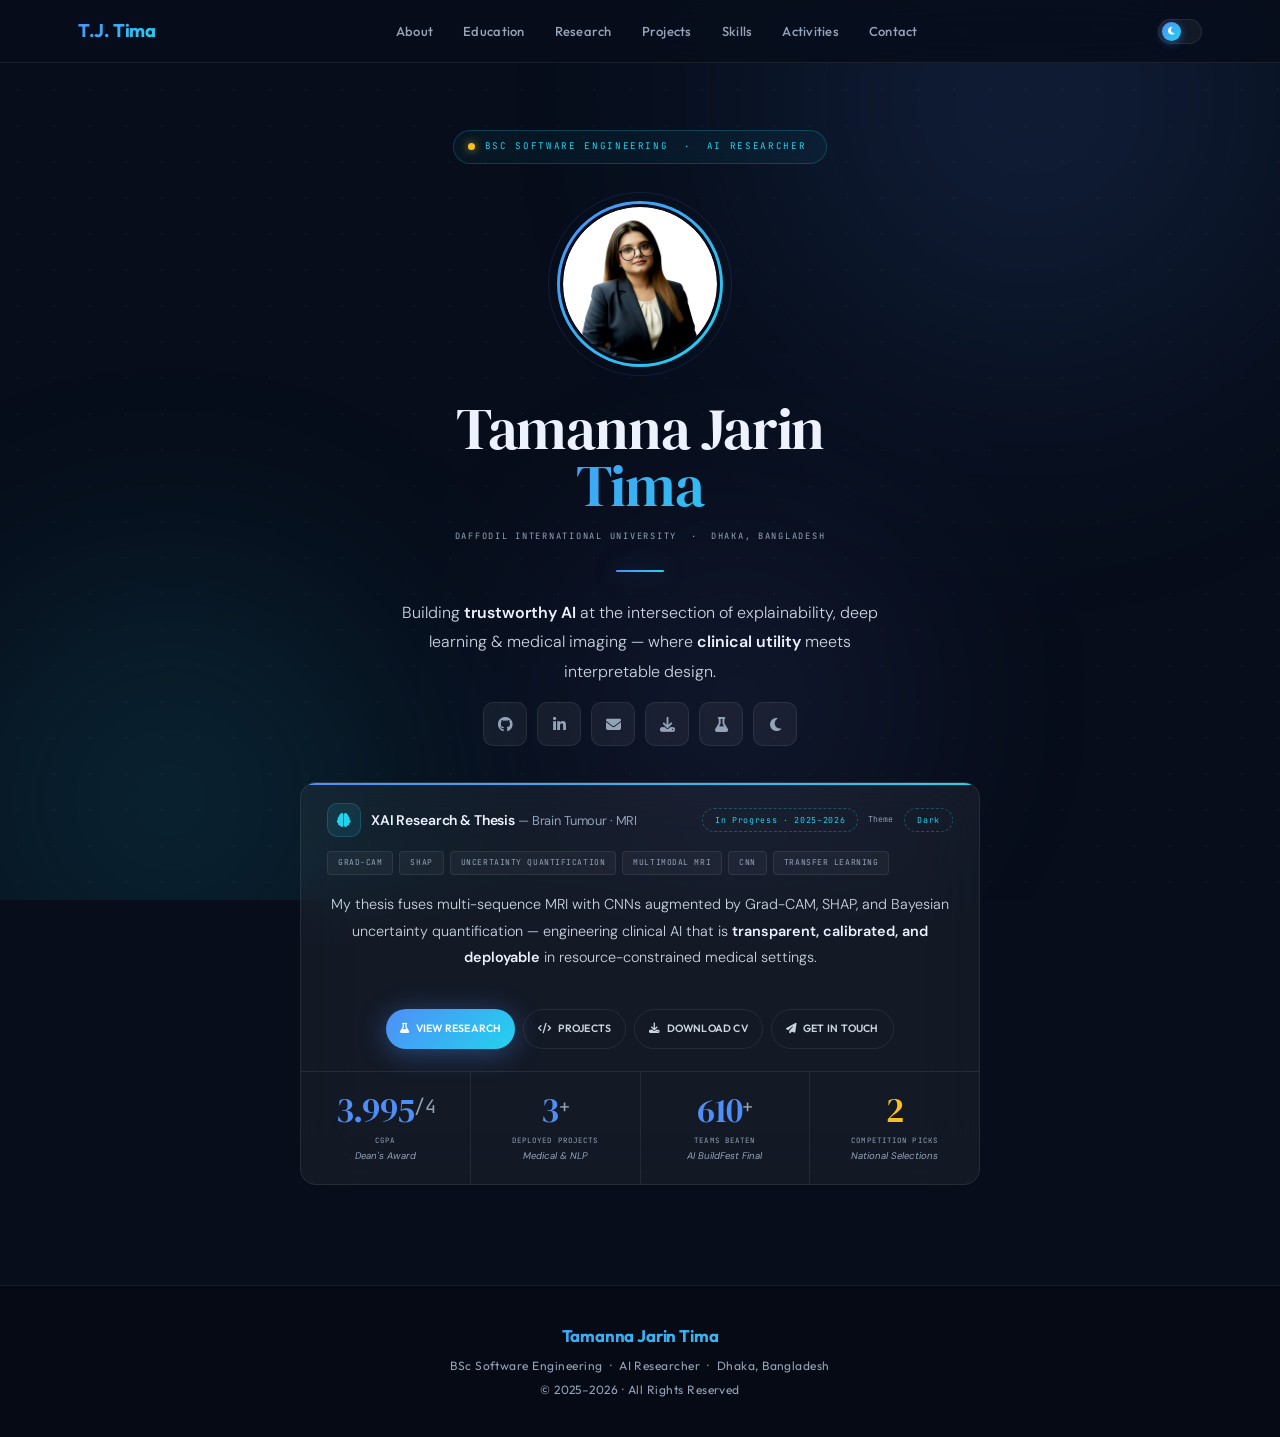
<file: index.html>
<!DOCTYPE html>
<html lang="en" data-theme="dark">
<head>
<meta charset="UTF-8"/>
<meta name="viewport" content="width=device-width, initial-scale=1.0"/>
<title>Tamanna Jarin Tima — AI Researcher &amp; Engineer</title>
<meta name="description" content="BSc Software Engineering student at Daffodil International University. AI researcher specialising in XAI, medical imaging, and deep learning."/>

<!-- Anti-flicker: set theme before paint -->
<script>(function(){var t;try{t=localStorage.getItem('tj-theme');}catch(e){}if(t==='light'||t==='dark'){document.documentElement.setAttribute('data-theme',t);}})();</script>

<link href="https://cdn.jsdelivr.net/npm/bootstrap@5.3.2/dist/css/bootstrap.min.css" rel="stylesheet"/>
<link rel="stylesheet" href="https://cdnjs.cloudflare.com/ajax/libs/font-awesome/6.5.1/css/all.min.css"/>
<link href="https://fonts.googleapis.com/css2?family=DM+Serif+Display:ital@0;1&family=DM+Sans:ital,opsz,wght@0,9..40,300;0,9..40,400;0,9..40,500;0,9..40,600;0,9..40,700;1,9..40,300&family=JetBrains+Mono:wght@400;500;600&display=swap" rel="stylesheet"/>
<link rel="stylesheet" href="variables.css"/>

<style>
/* ── HERO SECTION ── */
#hero {
  min-height: 100vh;
  display: flex;
  align-items: center;
  justify-content: center;
  padding: clamp(96px,14vw,130px) 24px clamp(72px,10vw,100px);
  position: relative;
  z-index: 1;
}

.hero-inner {
  width: 100%;
  max-width: 680px;
  margin: 0 auto;
  display: flex;
  flex-direction: column;
  align-items: center;
  text-align: center;
}

/* ── Status chip ── */
.status-chip {
  display: inline-flex;
  align-items: center;
  gap: 10px;
  font-family: 'JetBrains Mono', monospace;
  font-size: 0.575rem;
  letter-spacing: 0.18em;
  text-transform: uppercase;
  color: var(--accent-cyan);
  border: 1px solid rgba(34,211,238,0.22);
  background: rgba(34,211,238,0.05);
  padding: 8px 20px 8px 14px;
  border-radius: 100px;
  margin-bottom: 40px;
  backdrop-filter: blur(12px);
  animation: heroFadeUp 0.55s 0.05s ease both;
}
.status-pip {
  width: 7px; height: 7px; border-radius: 50%;
  background: var(--accent-gold);
  box-shadow: 0 0 8px rgba(251,191,36,0.8);
  animation: pipBlink 2.4s ease-in-out infinite;
  flex-shrink: 0;
}
@keyframes pipBlink { 0%,100%{opacity:1;} 50%{opacity:0.25;} }

/* ── Photo ── */
.photo-wrap {
  position: relative;
  width: 160px; height: 160px;
  margin-bottom: 36px;
  animation: heroFadeUp 0.55s 0.12s ease both;
}
.photo-wrap::before {
  content: '';
  position: absolute; inset: -3px;
  border-radius: 50%;
  background: var(--grad-1);
  z-index: 0;
}
.photo-wrap::after {
  content: '';
  position: absolute; inset: -12px;
  border-radius: 50%;
  border: 1px solid rgba(79,142,247,0.15);
  z-index: 0;
  animation: ringPulse 3s ease-in-out infinite;
}
@keyframes ringPulse {
  0%,100% { opacity:0.15; transform:scale(1); }
  50%      { opacity:0.35; transform:scale(1.04); }
}
.photo-disc {
  position: relative; z-index: 1;
  width: 160px; height: 160px;
  border-radius: 50%;
  border: 3px solid var(--bg-primary);
  overflow: hidden;
  background: var(--bg-secondary);
}
.photo-disc img {
  width: 100%; height: 100%;
  object-fit: cover; object-position: top center;
  border-radius: 50%;
  filter: saturate(0.9) contrast(1.04);
  transition: filter 0.5s, transform 0.5s;
}
.photo-disc:hover img { filter: saturate(1.1) contrast(1.02); transform: scale(1.05); }

/* ── Name block ── */
.hero-name {
  font-family: 'DM Serif Display', serif;
  line-height: 1.0;
  letter-spacing: -0.03em;
  margin-bottom: 0;
  animation: heroFadeUp 0.55s 0.18s ease both;
}
.hero-name .first,
.hero-name .last {
  display: block;
  font-size: clamp(2.4rem, 6.5vw, 3.6rem);
}
.hero-name .first { color: var(--text-primary); }
.hero-name .last {
  background: var(--grad-1);
  -webkit-background-clip: text;
  -webkit-text-fill-color: transparent;
  background-clip: text;
}

.hero-affil {
  display: inline-block;
  margin-top: 14px;
  font-family: 'JetBrains Mono', monospace;
  font-size: 0.545rem;
  letter-spacing: 0.2em;
  text-transform: uppercase;
  color: var(--text-muted);
  animation: heroFadeUp 0.55s 0.22s ease both;
}

/* ── Divider rule ── */
.hero-rule {
  width: 48px; height: 2px;
  background: var(--grad-1);
  border-radius: 2px;
  margin: 26px auto;
  animation: heroFadeUp 0.55s 0.26s ease both;
  box-shadow: 0 0 24px rgba(79,142,247,0.55);
}

/* ── Tagline ── */
.hero-tagline {
  font-family: 'DM Sans', sans-serif;
  font-size: clamp(0.88rem, 2.1vw, 1rem);
  color: var(--text-secondary);
  line-height: 1.85;
  max-width: 500px;
  font-weight: 300;
  animation: heroFadeUp 0.55s 0.30s ease both;
}
.hero-tagline strong { color: var(--text-primary); font-weight: 600; }

/* ── Social icons ── */
.social-row {
  display: flex; gap: 10px;
  flex-wrap: wrap; justify-content: center;
  margin-bottom: 36px;
  animation: heroFadeUp 0.55s 0.38s ease both;
}
.soc-btn {
  width: 44px; height: 44px;
  border-radius: var(--rs);
  border: 1px solid var(--border);
  background: var(--bg-card);
  display: flex; align-items: center; justify-content: center;
  color: var(--text-muted); font-size: 15px;
  text-decoration: none;
  transition: all 0.22s;
  cursor: pointer;
  backdrop-filter: blur(12px);
}
.soc-btn:hover {
  background: rgba(79,142,247,0.1);
  border-color: rgba(79,142,247,0.4);
  color: var(--accent-cyan);
  transform: translateY(-3px);
  box-shadow: 0 8px 24px rgba(79,142,247,0.18);
}

/* ── Main card ── */
.main-card {
  width: 100%;
  background: var(--bg-card);
  border: 1px solid var(--border);
  border-radius: var(--r);
  padding: 0;
  animation: heroFadeUp 0.55s 0.44s ease both;
  overflow: hidden;
  backdrop-filter: blur(28px);
  transition: border-color 0.3s, background 0.3s;
}
.main-card:hover {
  border-color: var(--border-hover);
  background: var(--bg-card-hover);
}

.card-accent-bar {
  height: 2px;
  background: var(--grad-1);
}

.card-header-strip {
  display: flex; align-items: center; justify-content: space-between;
  padding: 18px 26px 0;
  flex-wrap: wrap; gap: 10px;
}
.card-header-left {
  display: flex; align-items: center; gap: 10px;
}
.card-icon {
  width: 34px; height: 34px;
  border-radius: var(--rs);
  background: rgba(34,211,238,0.1);
  border: 1px solid rgba(34,211,238,0.2);
  display: flex; align-items: center; justify-content: center;
  color: var(--accent-cyan); font-size: 14px; flex-shrink: 0;
}
.card-title-text {
  font-family: 'DM Sans', sans-serif;
  font-size: 0.875rem; font-weight: 600;
  color: var(--text-primary); letter-spacing: -0.01em;
}
.card-title-text span {
  font-weight: 400;
  color: var(--text-muted); font-size: 0.8rem;
}
.card-pill {
  font-family: 'JetBrains Mono', monospace;
  font-size: 0.52rem; letter-spacing: 0.08em;
  color: var(--accent-cyan);
  border: 1px dashed rgba(34,211,238,0.3);
  border-radius: 100px; padding: 4px 12px;
  white-space: nowrap;
}
.card-meta-right {
  display: flex; align-items: center; gap: 10px; flex-wrap: wrap;
}
.card-theme-indicator {
  display: flex; align-items: center; gap: 6px;
  font-family: 'JetBrains Mono', monospace;
  font-size: 0.51rem; color: var(--text-muted);
}

.card-tags {
  display: flex; flex-wrap: wrap; gap: 6px;
  padding: 14px 26px 0;
}
.ctag {
  font-family: 'JetBrains Mono', monospace;
  font-size: 0.5rem; letter-spacing: 0.07em; text-transform: uppercase;
  color: var(--text-muted);
  background: rgba(255,255,255,0.04);
  border: 1px solid var(--border);
  border-radius: 4px; padding: 4px 10px;
  transition: border-color 0.2s, color 0.2s;
}
.ctag:hover { border-color: rgba(79,142,247,0.3); color: var(--accent-blue); }
[data-theme="light"] .ctag { background: rgba(0,0,0,0.03); }

.card-body-content {
  padding: 16px 26px 22px;
}
.card-desc {
  font-family: 'DM Sans', sans-serif;
  font-size: 0.9rem; font-weight: 300;
  color: var(--text-secondary);
  line-height: 1.85;
}
.card-desc strong { color: var(--text-primary); font-weight: 600; }

.card-cta {
  display: flex; gap: 8px; flex-wrap: nowrap;
  padding: 0 26px 22px;
  align-items: center; justify-content: center;
}
.card-cta .btn-primary-custom,
.card-cta .btn-ghost-custom {
  font-size: 0.66rem;
  padding: 10px 14px;
  white-space: nowrap;
  flex-shrink: 0;
  min-height: 40px;
  gap: 6px;
}

.hero-stats {
  display: flex;
  border-top: 1px solid var(--border);
}
.stat {
  flex: 1; padding: 22px 12px 20px;
  text-align: center; position: relative;
}
.stat + .stat { border-left: 1px solid var(--border); }
.stat::before {
  content: ''; position: absolute; top: 0; left: 0; right: 0; height: 2px;
  background: var(--stat-accent, transparent);
  opacity: 0; transition: opacity 0.3s;
}
.stat:hover::before { opacity: 1; }
.stat-num {
  font-family: 'DM Serif Display', serif;
  font-size: clamp(1.55rem, 3.8vw, 2.1rem);
  color: var(--accent-blue);
  line-height: 1; letter-spacing: -0.02em;
}
.stat-num sup {
  font-size: 0.55em; color: var(--text-muted);
  font-family: 'JetBrains Mono', monospace;
}
.stat-label {
  font-family: 'JetBrains Mono', monospace;
  font-size: 0.46rem; color: var(--text-muted);
  letter-spacing: 0.15em; text-transform: uppercase; margin-top: 6px;
}
.stat-sub {
  font-family: 'DM Sans', sans-serif;
  font-size: 0.6rem; color: var(--text-muted);
  margin-top: 2px; display: block; font-style: italic;
}

/* ── ANIMATIONS ── */
@keyframes heroFadeUp {
  from { opacity:0; transform:translateY(22px); }
  to   { opacity:1; transform:none; }
}

[data-theme="light"] .main-card {
  background: rgba(255,255,255,0.88);
  box-shadow: var(--shadow-sm);
}
[data-theme="light"] .ctag { background: rgba(0,0,0,0.03); }

/* ── RESPONSIVE ── */
@media (max-width: 580px) {
  .card-header-strip { padding: 16px 18px 0; }
  .card-tags         { padding: 12px 18px 0; }
  .card-body-content { padding: 14px 18px 18px; }
  .card-theme-indicator { display: none; }

  .card-cta {
    padding: 0 18px 18px;
    flex-wrap: wrap;
  }
  .card-cta .btn-primary-custom,
  .card-cta .btn-ghost-custom {
    width: 100%; justify-content: center;
    font-size: 0.8125rem; padding: 12px 20px; min-height: 44px;
  }

  .hero-stats { flex-wrap: wrap; }
  .stat { min-width: 50%; border-left: none !important; }
  .stat:nth-child(2n) { border-left: 1px solid var(--border) !important; }
  .stat:nth-child(n+3) { border-top: 1px solid var(--border); }
}
@media (max-width: 400px) {
  #hero { padding-left: 16px; padding-right: 16px; }
}
</style>
</head>
<body>

<div class="bg-scene" aria-hidden="true">
  <div class="orb orb-1"></div>
  <div class="orb orb-2"></div>
  <div class="orb orb-3"></div>
</div>
<div class="bg-dots" aria-hidden="true"></div>
<div id="scroll-progress"></div>

<nav id="navbar" role="navigation" aria-label="Main navigation">
  <div class="nav-inner">
    <a href="index.html" class="nav-brand">T.J. Tima</a>
    <div class="nav-links-wrap">
      <a href="about.html"      class="nav-link-item">About</a>
      <a href="education.html"  class="nav-link-item">Education</a>
      <a href="research.html"   class="nav-link-item">Research</a>
      <a href="projects.html"   class="nav-link-item">Projects</a>
      <a href="skills.html"     class="nav-link-item">Skills</a>
      <a href="activities.html" class="nav-link-item">Activities</a>
      <a href="contact.html"    class="nav-link-item">Contact</a>
    </div>
    <div class="nav-right">
      <button class="tj-toggle" id="theme-toggle" aria-label="Toggle colour theme">
        <div class="toggle-thumb"><i class="fas fa-moon tj-icon"></i></div>
      </button>
      <button class="nav-ham" id="nav-ham" aria-label="Open navigation menu" aria-expanded="false">
        <span></span><span></span><span></span>
      </button>
    </div>
  </div>
</nav>

<div class="mob-nav" id="mob-nav">
  <a href="about.html">      <i class="fas fa-user-circle"    style="width:16px;color:var(--accent-blue)"></i>About</a>
  <a href="education.html">  <i class="fas fa-graduation-cap" style="width:16px;color:var(--accent-blue)"></i>Education</a>
  <a href="research.html">   <i class="fas fa-flask"          style="width:16px;color:var(--accent-blue)"></i>Research</a>
  <a href="projects.html">   <i class="fas fa-code"           style="width:16px;color:var(--accent-blue)"></i>Projects</a>
  <a href="skills.html">     <i class="fas fa-tools"          style="width:16px;color:var(--accent-blue)"></i>Skills</a>
  <a href="activities.html"> <i class="fas fa-star"           style="width:16px;color:var(--accent-blue)"></i>Activities</a>
  <a href="contact.html">    <i class="fas fa-envelope"       style="width:16px;color:var(--accent-blue)"></i>Contact</a>
</div>

<section id="hero" aria-label="Introduction">
  <div class="hero-inner">

    <div class="status-chip" role="status">
      <div class="status-pip" aria-hidden="true"></div>
      BSc Software Engineering &nbsp;·&nbsp; AI Researcher
    </div>

    <div class="photo-wrap" aria-hidden="true">
      <div class="photo-disc">
        <img src="images/profile.jpeg" alt="Portrait of Tamanna Jarin Tima" loading="eager"/>
      </div>
    </div>

    <h1 class="hero-name">
      <span class="first">Tamanna Jarin</span>
      <span class="last">Tima</span>
    </h1>
    <span class="hero-affil">Daffodil International University &nbsp;·&nbsp; Dhaka, Bangladesh</span>

    <div class="hero-rule" aria-hidden="true"></div>

    <p class="hero-tagline">
      Building <strong>trustworthy AI</strong> at the intersection of
      explainability, deep learning &amp; medical imaging — where
      <strong>clinical utility</strong> meets interpretable design.
    </p>

    <div class="social-row" role="list" aria-label="Social links">
      <a href="https://github.com/tamannajarin04" class="soc-btn" role="listitem" aria-label="GitHub profile" title="GitHub">
        <i class="fab fa-github" aria-hidden="true"></i>
      </a>
      <a href="https://www.linkedin.com/in/tamannajarintima/" class="soc-btn" role="listitem" aria-label="LinkedIn profile" title="LinkedIn">
        <i class="fab fa-linkedin-in" aria-hidden="true"></i>
      </a>
      <a href="mailto:tamanna.jarintima@gmail.com" class="soc-btn" role="listitem" aria-label="Send email" title="Email">
        <i class="fas fa-envelope" aria-hidden="true"></i>
      </a>
      <a href="CV_TIMA_2026.pdf" class="soc-btn" role="listitem" aria-label="Download CV" title="Download CV" download>
        <i class="fas fa-download" aria-hidden="true"></i>
      </a>
      <a href="research.html" class="soc-btn" role="listitem" aria-label="View research" title="Research">
        <i class="fas fa-flask" aria-hidden="true"></i>
      </a>
      <button class="soc-btn tj-toggle" aria-label="Toggle colour scheme" title="Toggle theme">
        <i class="fas fa-moon tj-icon" aria-hidden="true"></i>
      </button>
    </div>

    <div class="main-card" role="region" aria-label="Research focus">

      <div class="card-accent-bar"></div>

      <div class="card-header-strip">
        <div class="card-header-left">
          <div class="card-icon" aria-hidden="true">
            <i class="fas fa-brain"></i>
          </div>
          <div class="card-title-text">
            XAI Research &amp; Thesis
            <span>— Brain Tumour &middot; MRI</span>
          </div>
        </div>
        <div class="card-meta-right">
          <span class="card-pill">In Progress · 2025–2026</span>
          <div class="card-theme-indicator">
            Theme&nbsp;<span class="card-pill" id="theme-label">Dark</span>
          </div>
        </div>
      </div>

      <div class="card-tags" aria-label="Research keywords">
        <span class="ctag">Grad-CAM</span>
        <span class="ctag">SHAP</span>
        <span class="ctag">Uncertainty Quantification</span>
        <span class="ctag">Multimodal MRI</span>
        <span class="ctag">CNN</span>
        <span class="ctag">Transfer Learning</span>
      </div>

      <div class="card-body-content">
        <p class="card-desc">
          My thesis fuses multi-sequence MRI with CNNs augmented by Grad-CAM, SHAP, and
          Bayesian uncertainty quantification — engineering clinical AI that is
          <strong>transparent, calibrated, and deployable</strong> in
          resource-constrained medical settings.
        </p>
      </div>

      <div class="card-cta">
        <a href="research.html"    class="btn-primary-custom">
          <i class="fas fa-flask"       aria-hidden="true"></i> View Research
        </a>
        <a href="projects.html"    class="btn-ghost-custom">
          <i class="fas fa-code"        aria-hidden="true"></i> Projects
        </a>
        <a href="CV_TIMA_2026.pdf" class="btn-ghost-custom" download>
          <i class="fas fa-download"    aria-hidden="true"></i> Download CV
        </a>
        <a href="contact.html"     class="btn-ghost-custom">
          <i class="fas fa-paper-plane" aria-hidden="true"></i> Get in Touch
        </a>
      </div>

      <div class="hero-stats" role="list" aria-label="Key metrics">
        <div class="stat" role="listitem" style="--stat-accent:var(--grad-1);">
          <div class="stat-num">3.995<sup>/4</sup></div>
          <div class="stat-label">CGPA</div>
          <span class="stat-sub">Dean's Award</span>
        </div>
        <div class="stat" role="listitem" style="--stat-accent:var(--grad-2);">
          <div class="stat-num">3<sup>+</sup></div>
          <div class="stat-label">Deployed Projects</div>
          <span class="stat-sub">Medical &amp; NLP</span>
        </div>
        <div class="stat" role="listitem" style="--stat-accent:var(--grad-1);">
          <div class="stat-num">610<sup>+</sup></div>
          <div class="stat-label">Teams Beaten</div>
          <span class="stat-sub">AI BuildFest Final</span>
        </div>
        <div class="stat" role="listitem" style="--stat-accent:var(--grad-3);">
          <div class="stat-num" style="color:var(--accent-gold);">2</div>
          <div class="stat-label">Competition Picks</div>
          <span class="stat-sub">National Selections</span>
        </div>
      </div>

    </div>

  </div>
</section>

<footer role="contentinfo">
  <div class="container-main">
    <div class="footer-name">Tamanna Jarin Tima</div>
    <div class="footer-meta">BSc Software Engineering &nbsp;·&nbsp; AI Researcher &nbsp;·&nbsp; Dhaka, Bangladesh</div>
    <div class="footer-meta" style="margin-top:4px;">© 2025–2026 · All Rights Reserved</div>
  </div>
</footer>

<script src="https://cdn.jsdelivr.net/npm/bootstrap@5.3.2/dist/js/bootstrap.bundle.min.js"></script>
<script src="shared.js"></script>
</body>
</html>
</file>
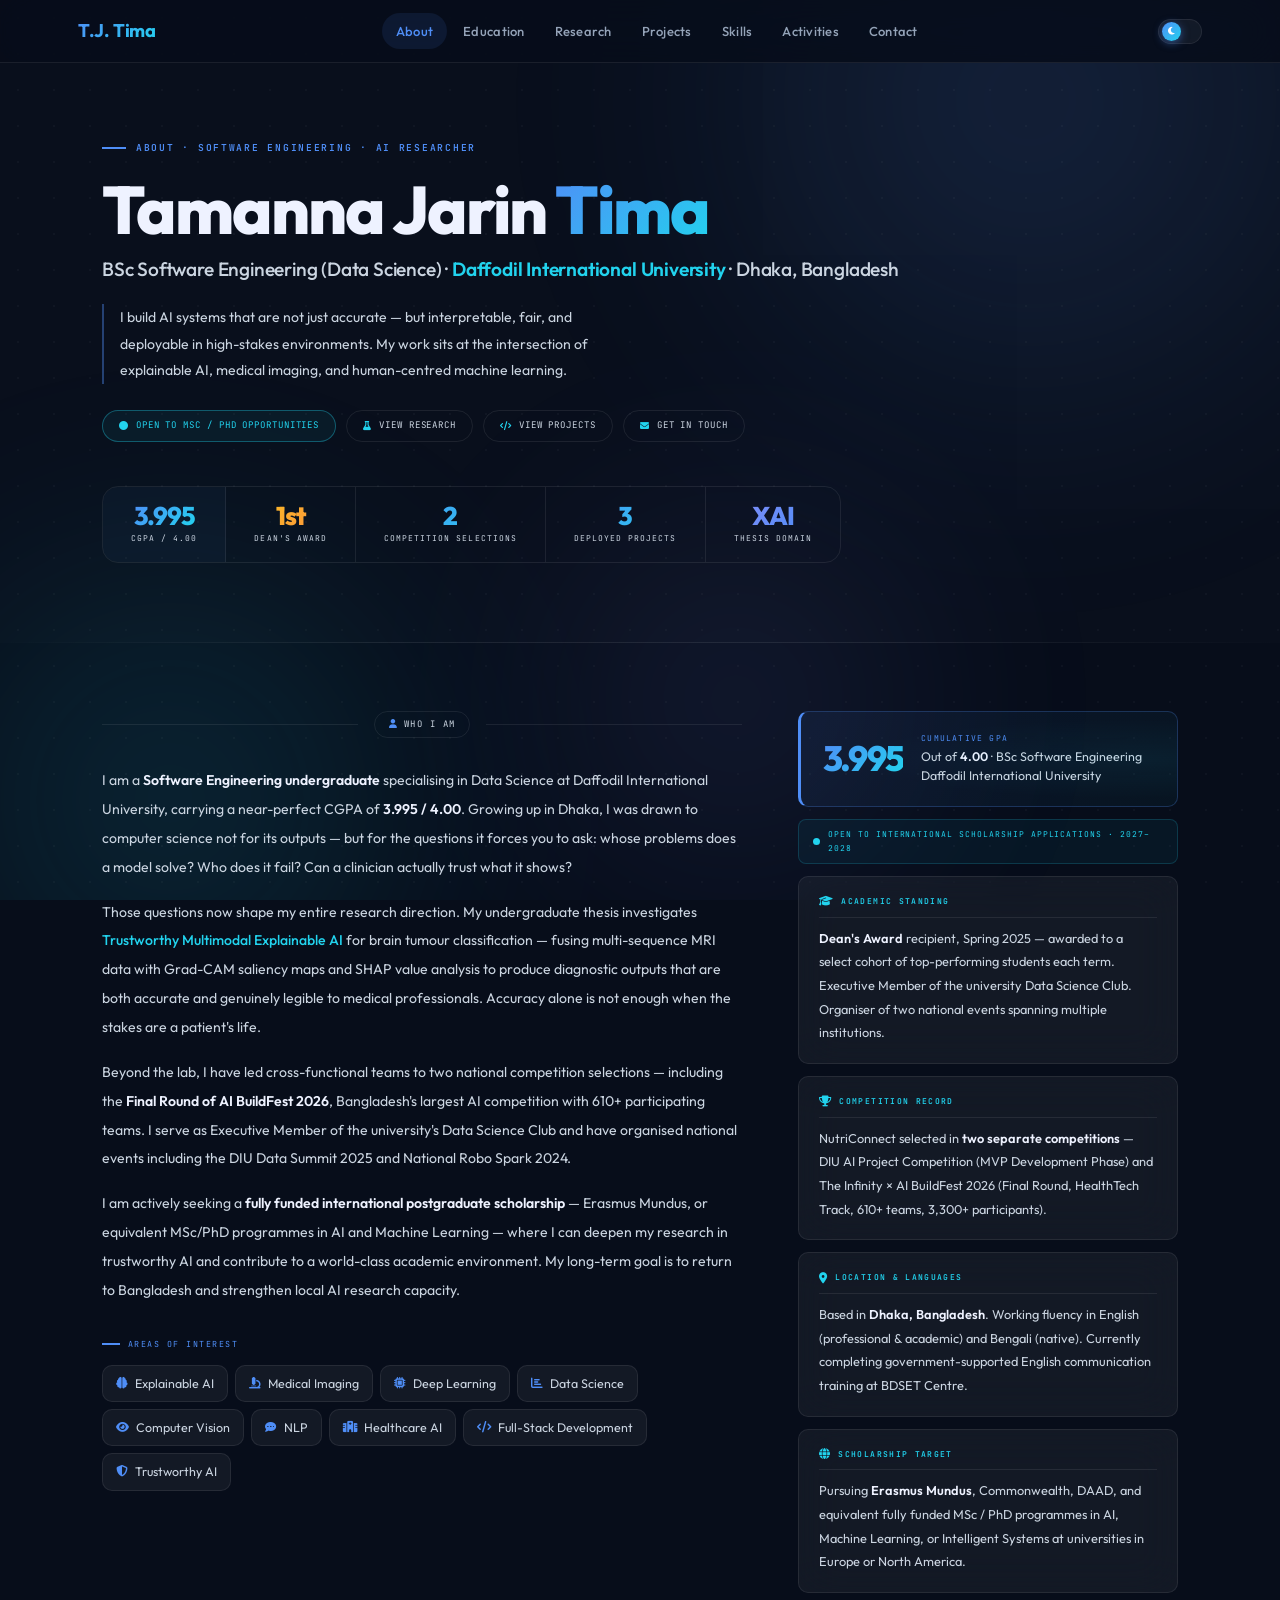
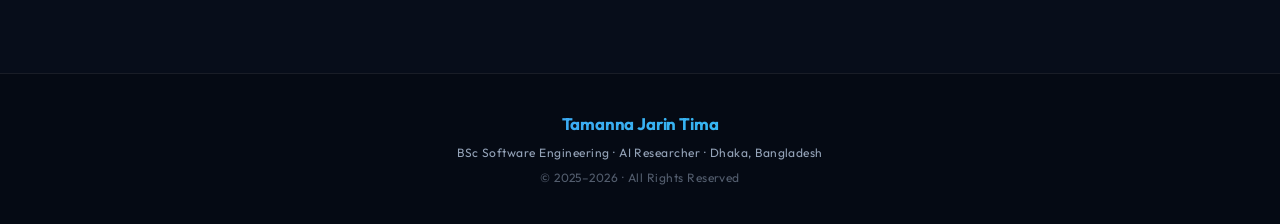
<file: about.html>
<!DOCTYPE html>
<html lang="en" data-theme="dark">
<head>
<meta charset="UTF-8"/>
<meta name="viewport" content="width=device-width, initial-scale=1.0"/>
<title>About — Tamanna Jarin Tima</title>
<link href="https://cdn.jsdelivr.net/npm/bootstrap@5.3.2/dist/css/bootstrap.min.css" rel="stylesheet"/>
<link rel="stylesheet" href="https://cdnjs.cloudflare.com/ajax/libs/font-awesome/6.5.1/css/all.min.css"/>
<link rel="stylesheet" href="variables.css"/>
<style>

/* ── HERO ── */
.hero-section {
  padding: 130px 0 80px;
  position: relative; z-index: 1;
  background: rgba(255,255,255,0.012);
}
.hero-section::after {
  content: ''; position: absolute; bottom: 0; left: 0; right: 0; height: 1px;
  background: linear-gradient(90deg, transparent, var(--border) 30%, var(--border) 70%, transparent);
}
.hero-eyebrow {
  display: inline-flex; align-items: center; gap: 10px;
  font-family: 'JetBrains Mono', monospace; font-size: 0.6rem;
  font-weight: 600; letter-spacing: 0.18em; text-transform: uppercase;
  color: var(--accent-blue); margin-bottom: 20px;
}
.hero-eyebrow::before { content: ''; width: 24px; height: 2px; background: var(--accent-blue); }
.hero-name {
  font-family: 'Outfit', sans-serif;
  font-size: clamp(2.6rem, 6.5vw, 4.2rem);
  font-weight: 800; letter-spacing: -0.03em; line-height: 1.0;
  color: var(--text-primary);
}
.hero-name .grad-word {
  background: var(--grad-1); -webkit-background-clip: text;
  -webkit-text-fill-color: transparent; background-clip: text;
}
.hero-title-line {
  font-family: 'Outfit', sans-serif; font-size: clamp(0.95rem, 2vw, 1.2rem);
  font-weight: 500; color: var(--text-secondary); margin-top: 10px; letter-spacing: -0.01em;
}
.hero-title-line strong { color: var(--accent-cyan); font-weight: 600; }
.hero-tagline {
  font-family: 'Outfit', sans-serif; font-size: 0.88rem;
  color: var(--text-secondary); line-height: 1.9; max-width: 520px;
  margin-top: 18px; padding-left: 16px;
  border-left: 2px solid rgba(79,142,247,0.4);
}
.hero-links { display: flex; align-items: center; gap: 10px; flex-wrap: wrap; margin-top: 26px; }
.hero-link {
  display: inline-flex; align-items: center; gap: 7px;
  font-family: 'JetBrains Mono', monospace; font-size: 0.57rem;
  letter-spacing: 0.1em; text-transform: uppercase;
  padding: 7px 16px; border-radius: 30px;
  color: var(--text-secondary); border: 1px solid var(--border);
  transition: all 0.22s; text-decoration: none;
}
.hero-link i { font-size: 9px; color: var(--accent-cyan); }
.hero-link:hover { color: var(--accent-blue); border-color: rgba(79,142,247,0.45); background: rgba(79,142,247,0.06); }
.hero-link--active {
  color: var(--accent-cyan); border-color: rgba(34,211,238,0.35);
  background: rgba(34,211,238,0.06);
}
.hero-link--active i { animation: pulse-dot 2s infinite; }
@keyframes pulse-dot { 0%,100%{opacity:1;} 50%{opacity:0.3;} }

/* ── STAT ROW ── */
.stat-row {
  display: flex; align-items: stretch; gap: 0;
  border: 1px solid var(--border); border-radius: var(--r);
  overflow: hidden; width: fit-content; margin-top: 44px;
}
.stat-item {
  padding: 16px 28px; border-right: 1px solid var(--border);
  text-align: center; min-width: 110px;
}
.stat-item:last-child { border-right: none; }
.stat-num {
  font-family: 'Outfit', sans-serif; font-size: 1.6rem; font-weight: 800;
  letter-spacing: -0.04em; background: var(--grad-1);
  -webkit-background-clip: text; -webkit-text-fill-color: transparent; background-clip: text;
  line-height: 1; margin-bottom: 4px;
}
.stat-num--gold { background: var(--grad-3); -webkit-background-clip: text; -webkit-text-fill-color: transparent; background-clip: text; }
.stat-num--purple { background: var(--grad-2); -webkit-background-clip: text; -webkit-text-fill-color: transparent; background-clip: text; }
.stat-label { font-family: 'JetBrains Mono', monospace; font-size: 0.5rem; letter-spacing: 0.13em; text-transform: uppercase; color: var(--text-secondary); }

/* ── SECTION CHROME ── */
.sec-chrome { display: flex; align-items: center; gap: 16px; margin-bottom: 36px; }
.sec-chrome-line { flex: 1; height: 1px; background: var(--border); }
.sec-chrome-tag {
  font-family: 'JetBrains Mono', monospace; font-size: 0.56rem;
  letter-spacing: 0.16em; text-transform: uppercase; color: var(--text-secondary);
  white-space: nowrap; padding: 5px 14px; border: 1px solid var(--border); border-radius: 30px;
}

/* ── MAIN ABOUT GRID ── */
.about-main-grid {
  display: grid; grid-template-columns: 1fr 380px; gap: 56px; align-items: start;
}

/* Left: narrative */
.about-narrative {
  font-family: 'Outfit', sans-serif; font-size: 0.88rem;
  color: var(--text-secondary); line-height: 2.05; font-weight: 400;
}
.about-narrative p { margin-bottom: 16px; }
.about-narrative p:last-child { margin-bottom: 0; }
.about-narrative strong { color: var(--text-primary); font-weight: 600; }
.about-narrative em { color: var(--accent-cyan); font-style: normal; font-weight: 500; }

.about-section-label {
  font-family: 'JetBrains Mono', monospace; font-size: 0.52rem;
  letter-spacing: 0.18em; text-transform: uppercase; color: var(--accent-blue);
  margin-bottom: 14px; margin-top: 32px; display: flex; align-items: center; gap: 8px;
}
.about-section-label::before { content: ''; width: 18px; height: 1.5px; background: var(--accent-blue); }

.tag-cloud { display: flex; flex-wrap: wrap; gap: 7px; }
.tag-pill {
  display: inline-flex; align-items: center; gap: 7px;
  background: var(--bg-card); border: 1px solid var(--border);
  padding: 7px 13px; border-radius: var(--rs);
  font-family: 'Outfit', sans-serif; font-size: 0.78rem;
  color: var(--text-secondary); transition: all 0.22s; cursor: default;
}
.tag-pill:hover { border-color: rgba(79,142,247,0.4); color: var(--accent-blue); transform: translateY(-2px); background: rgba(79,142,247,0.06); }
.tag-pill i { color: var(--accent-blue); font-size: 0.72rem; }

/* Right: profile sidebar */
.profile-sidebar { display: flex; flex-direction: column; gap: 12px; }

.profile-card {
  padding: 18px 20px; border-radius: var(--rs);
  background: var(--bg-card); border: 1px solid var(--border);
  backdrop-filter: blur(20px);
  transition: border-color 0.25s, background 0.25s;
}
.profile-card:hover { border-color: var(--border-hover); background: var(--bg-card-hover); }
.profile-card-label {
  font-family: 'JetBrains Mono', monospace; font-size: 0.5rem;
  letter-spacing: 0.17em; text-transform: uppercase;
  color: var(--accent-cyan); margin-bottom: 9px; padding-bottom: 8px;
  border-bottom: 1px solid var(--border);
  display: flex; align-items: center; gap: 7px; font-weight: 600;
}
.profile-card-label i { font-size: 0.68rem; }
.profile-card-body {
  font-family: 'Outfit', sans-serif; font-size: 0.8rem;
  color: var(--text-secondary); line-height: 1.85; font-weight: 400;
}
.profile-card-body strong { color: var(--text-primary); font-weight: 600; }

/* CGPA highlight card */
.cgpa-card {
  padding: 20px 22px; border-radius: var(--rs);
  background: linear-gradient(135deg, rgba(79,142,247,0.08), rgba(34,211,238,0.04));
  border: 1px solid rgba(79,142,247,0.25); border-left: 3px solid var(--accent-blue);
  display: flex; align-items: center; gap: 18px; margin-bottom: 0;
  position: relative; overflow: hidden;
}
.cgpa-card::before {
  content: ''; position: absolute; inset: 0;
  background: radial-gradient(ellipse at 90% 50%, rgba(34,211,238,0.06), transparent 60%);
  pointer-events: none;
}
.cgpa-num {
  font-family: 'Outfit', sans-serif; font-size: 2.2rem; font-weight: 800;
  letter-spacing: -0.05em; background: var(--grad-1);
  -webkit-background-clip: text; -webkit-text-fill-color: transparent; background-clip: text;
  line-height: 1; flex-shrink: 0;
}
.cgpa-detail { flex: 1; }
.cgpa-label {
  font-family: 'JetBrains Mono', monospace; font-size: 0.5rem;
  letter-spacing: 0.15em; text-transform: uppercase; color: var(--accent-blue); margin-bottom: 3px;
}
.cgpa-sub {
  font-family: 'Outfit', sans-serif; font-size: 0.78rem;
  color: var(--text-secondary); line-height: 1.5;
}
.cgpa-sub strong { color: var(--text-primary); font-weight: 600; }

/* Status indicator */
.status-row {
  display: flex; align-items: center; gap: 8px;
  padding: 8px 14px; border-radius: 8px;
  background: rgba(34,211,238,0.05); border: 1px solid rgba(34,211,238,0.18);
  margin-bottom: 0;
}
.status-dot { width: 7px; height: 7px; border-radius: 50%; background: var(--accent-cyan); flex-shrink: 0; animation: pulse-dot 2s infinite; }
.status-text { font-family: 'JetBrains Mono', monospace; font-size: 0.5rem; letter-spacing: 0.12em; text-transform: uppercase; color: var(--accent-cyan); }

/* ── RESPONSIVE ── */
@media (max-width: 960px) {
  .about-main-grid { grid-template-columns: 1fr; gap: 36px; }
  .stat-row { flex-wrap: wrap; width: 100%; }
  .stat-item { flex: 1; min-width: 90px; }
}
@media (max-width: 620px) {
  .hero-section { padding: 100px 0 56px; }
}
</style>
</head>
<body>

<div class="bg-scene" aria-hidden="true">
  <div class="orb orb-1"></div><div class="orb orb-2"></div><div class="orb orb-3"></div>
</div>
<div class="bg-dots" aria-hidden="true"></div>
<div id="scroll-progress"></div>

<nav id="navbar">
  <div class="nav-inner">
    <a href="index.html" class="nav-brand">T.J. Tima</a>
    <div class="nav-links-wrap">
      <a href="about.html"      class="nav-link-item active">About</a>
      <a href="education.html"  class="nav-link-item">Education</a>
      <a href="research.html"   class="nav-link-item">Research</a>
      <a href="projects.html"   class="nav-link-item">Projects</a>
      <a href="skills.html"     class="nav-link-item">Skills</a>
      <a href="activities.html" class="nav-link-item">Activities</a>
      <a href="contact.html"    class="nav-link-item">Contact</a>
    </div>
    <div class="nav-right">
      <button class="tj-toggle" id="theme-toggle" aria-label="Toggle theme">
        <div class="toggle-thumb"><i class="fas fa-moon tj-icon"></i></div>
      </button>
      <button class="nav-ham" id="nav-ham" aria-label="Open menu" aria-expanded="false">
        <span></span><span></span><span></span>
      </button>
    </div>
  </div>
</nav>
<div class="mob-nav" id="mob-nav">
  <a href="about.html"><i class="fas fa-user-circle" style="width:16px;color:var(--accent-blue)"></i>About</a>
  <a href="education.html"><i class="fas fa-graduation-cap" style="width:16px;color:var(--accent-blue)"></i>Education</a>
  <a href="research.html"><i class="fas fa-flask" style="width:16px;color:var(--accent-blue)"></i>Research</a>
  <a href="projects.html"><i class="fas fa-code" style="width:16px;color:var(--accent-blue)"></i>Projects</a>
  <a href="skills.html"><i class="fas fa-tools" style="width:16px;color:var(--accent-blue)"></i>Skills</a>
  <a href="activities.html"><i class="fas fa-star" style="width:16px;color:var(--accent-blue)"></i>Activities</a>
  <a href="contact.html"><i class="fas fa-envelope" style="width:16px;color:var(--accent-blue)"></i>Contact</a>
</div>


<!-- ══ HERO ══ -->
<section class="hero-section">
  <div class="container-main">
    <div class="reveal">
      <div class="hero-eyebrow">About · Software Engineering · AI Researcher</div>
      <h1 class="hero-name">Tamanna Jarin <span class="grad-word">Tima</span></h1>
      <p class="hero-title-line">
        BSc Software Engineering (Data Science) ·
        <strong>Daffodil International University</strong> · Dhaka, Bangladesh
      </p>
      <p class="hero-tagline">
        I build AI systems that are not just accurate — but interpretable, fair, and deployable in high-stakes environments. My work sits at the intersection of explainable AI, medical imaging, and human-centred machine learning.
      </p>
      <div class="hero-links">
        <span class="hero-link hero-link--active"><i class="fas fa-circle"></i>Open to MSc / PhD opportunities</span>
        <a href="research.html" class="hero-link"><i class="fas fa-flask"></i>View Research</a>
        <a href="projects.html" class="hero-link"><i class="fas fa-code"></i>View Projects</a>
        <a href="contact.html"  class="hero-link"><i class="fas fa-envelope"></i>Get in touch</a>
      </div>
    </div>

    <div class="stat-row reveal" style="transition-delay:.1s">
      <div class="stat-item" style="background:rgba(79,142,247,0.04);">
        <div class="stat-num">3.995</div>
        <div class="stat-label">CGPA / 4.00</div>
      </div>
      <div class="stat-item">
        <div class="stat-num stat-num--gold">1st</div>
        <div class="stat-label">Dean's Award</div>
      </div>
      <div class="stat-item">
        <div class="stat-num">2</div>
        <div class="stat-label">Competition Selections</div>
      </div>
      <div class="stat-item">
        <div class="stat-num">3</div>
        <div class="stat-label">Deployed Projects</div>
      </div>
      <div class="stat-item">
        <div class="stat-num stat-num--purple">XAI</div>
        <div class="stat-label">Thesis Domain</div>
      </div>
    </div>
  </div>
</section>


<!-- ══ NARRATIVE + SIDEBAR ══ -->
<section class="section" style="padding-top:68px; padding-bottom:80px;">
  <div class="container-main">
    <div class="about-main-grid">

      <!-- LEFT: bio + interests -->
      <div>
        <div class="sec-chrome reveal" style="margin-bottom:28px;">
          <div class="sec-chrome-line"></div>
          <div class="sec-chrome-tag"><i class="fas fa-user" style="font-size:9px;margin-right:6px;color:var(--accent-blue);"></i>Who I Am</div>
          <div class="sec-chrome-line"></div>
        </div>

        <div class="about-narrative reveal">
          <p>
            I am a <strong>Software Engineering undergraduate</strong> specialising in Data Science at Daffodil International University, carrying a near-perfect CGPA of <strong>3.995 / 4.00</strong>. Growing up in Dhaka, I was drawn to computer science not for its outputs — but for the questions it forces you to ask: whose problems does a model solve? Who does it fail? Can a clinician actually trust what it shows?
          </p>
          <p>
            Those questions now shape my entire research direction. My undergraduate thesis investigates <em>Trustworthy Multimodal Explainable AI</em> for brain tumour classification — fusing multi-sequence MRI data with Grad-CAM saliency maps and SHAP value analysis to produce diagnostic outputs that are both accurate and genuinely legible to medical professionals. Accuracy alone is not enough when the stakes are a patient's life.
          </p>
          <p>
            Beyond the lab, I have led cross-functional teams to two national competition selections — including the <strong>Final Round of AI BuildFest 2026</strong>, Bangladesh's largest AI competition with 610+ participating teams. I serve as Executive Member of the university's Data Science Club and have organised national events including the DIU Data Summit 2025 and National Robo Spark 2024.
          </p>
          <p>
            I am actively seeking a <strong>fully funded international postgraduate scholarship</strong> — Erasmus Mundus, or equivalent MSc/PhD programmes in AI and Machine Learning — where I can deepen my research in trustworthy AI and contribute to a world-class academic environment. My long-term goal is to return to Bangladesh and strengthen local AI research capacity.
          </p>
        </div>

        <div class="about-section-label reveal" style="transition-delay:.05s">Areas of Interest</div>
        <div class="tag-cloud reveal" style="transition-delay:.1s">
          <span class="tag-pill"><i class="fas fa-brain"></i>Explainable AI</span>
          <span class="tag-pill"><i class="fas fa-microscope"></i>Medical Imaging</span>
          <span class="tag-pill"><i class="fas fa-microchip"></i>Deep Learning</span>
          <span class="tag-pill"><i class="fas fa-chart-bar"></i>Data Science</span>
          <span class="tag-pill"><i class="fas fa-eye"></i>Computer Vision</span>
          <span class="tag-pill"><i class="fas fa-comment-dots"></i>NLP</span>
          <span class="tag-pill"><i class="fas fa-hospital"></i>Healthcare AI</span>
          <span class="tag-pill"><i class="fas fa-code"></i>Full-Stack Development</span>
          <span class="tag-pill"><i class="fas fa-shield-alt"></i>Trustworthy AI</span>
        </div>
      </div>

      <!-- RIGHT: sidebar cards -->
      <div class="profile-sidebar reveal" style="transition-delay:.1s">

        <!-- CGPA highlight -->
        <div class="cgpa-card">
          <div class="cgpa-num">3.995</div>
          <div class="cgpa-detail">
            <div class="cgpa-label">Cumulative GPA</div>
            <div class="cgpa-sub">Out of <strong>4.00</strong> · BSc Software Engineering<br>Daffodil International University</div>
          </div>
        </div>

        <!-- Status -->
        <div class="status-row">
          <div class="status-dot"></div>
          <span class="status-text">Open to international scholarship applications · 2027–2028</span>
        </div>

        <div class="profile-card">
          <div class="profile-card-label"><i class="fas fa-graduation-cap"></i>Academic Standing</div>
          <div class="profile-card-body">
            <strong>Dean's Award</strong> recipient, Spring 2025 — awarded to a select cohort of top-performing students each term. Executive Member of the university Data Science Club. Organiser of two national events spanning multiple institutions.
          </div>
        </div>

        <div class="profile-card">
          <div class="profile-card-label"><i class="fas fa-trophy"></i>Competition Record</div>
          <div class="profile-card-body">
            NutriConnect selected in <strong>two separate competitions</strong> — DIU AI Project Competition (MVP Development Phase) and The Infinity × AI BuildFest 2026 (Final Round, HealthTech Track, 610+ teams, 3,300+ participants).
          </div>
        </div>

        <div class="profile-card">
          <div class="profile-card-label"><i class="fas fa-map-marker-alt"></i>Location &amp; Languages</div>
          <div class="profile-card-body">
            Based in <strong>Dhaka, Bangladesh</strong>. Working fluency in English (professional &amp; academic) and Bengali (native). Currently completing government-supported English communication training at BDSET Centre.
          </div>
        </div>

        <div class="profile-card">
          <div class="profile-card-label"><i class="fas fa-globe"></i>Scholarship Target</div>
          <div class="profile-card-body">
            Pursuing <strong>Erasmus Mundus</strong>, Commonwealth, DAAD, and equivalent fully funded MSc / PhD programmes in AI, Machine Learning, or Intelligent Systems at universities in Europe or North America.
          </div>
        </div>

      </div>
    </div>
  </div>
</section>


<!-- ══ FOOTER ══ -->
<footer>
  <div class="container-main">
    <div class="footer-name">Tamanna Jarin Tima</div>
    <div class="footer-meta">BSc Software Engineering · AI Researcher · Dhaka, Bangladesh</div>
    <div class="footer-meta" style="margin-top:4px;opacity:0.55;">© 2025–2026 · All Rights Reserved</div>
  </div>
</footer>

<script src="https://cdn.jsdelivr.net/npm/bootstrap@5.3.2/dist/js/bootstrap.bundle.min.js"></script>
<script src="shared.js"></script>
</body>
</html>
</file>
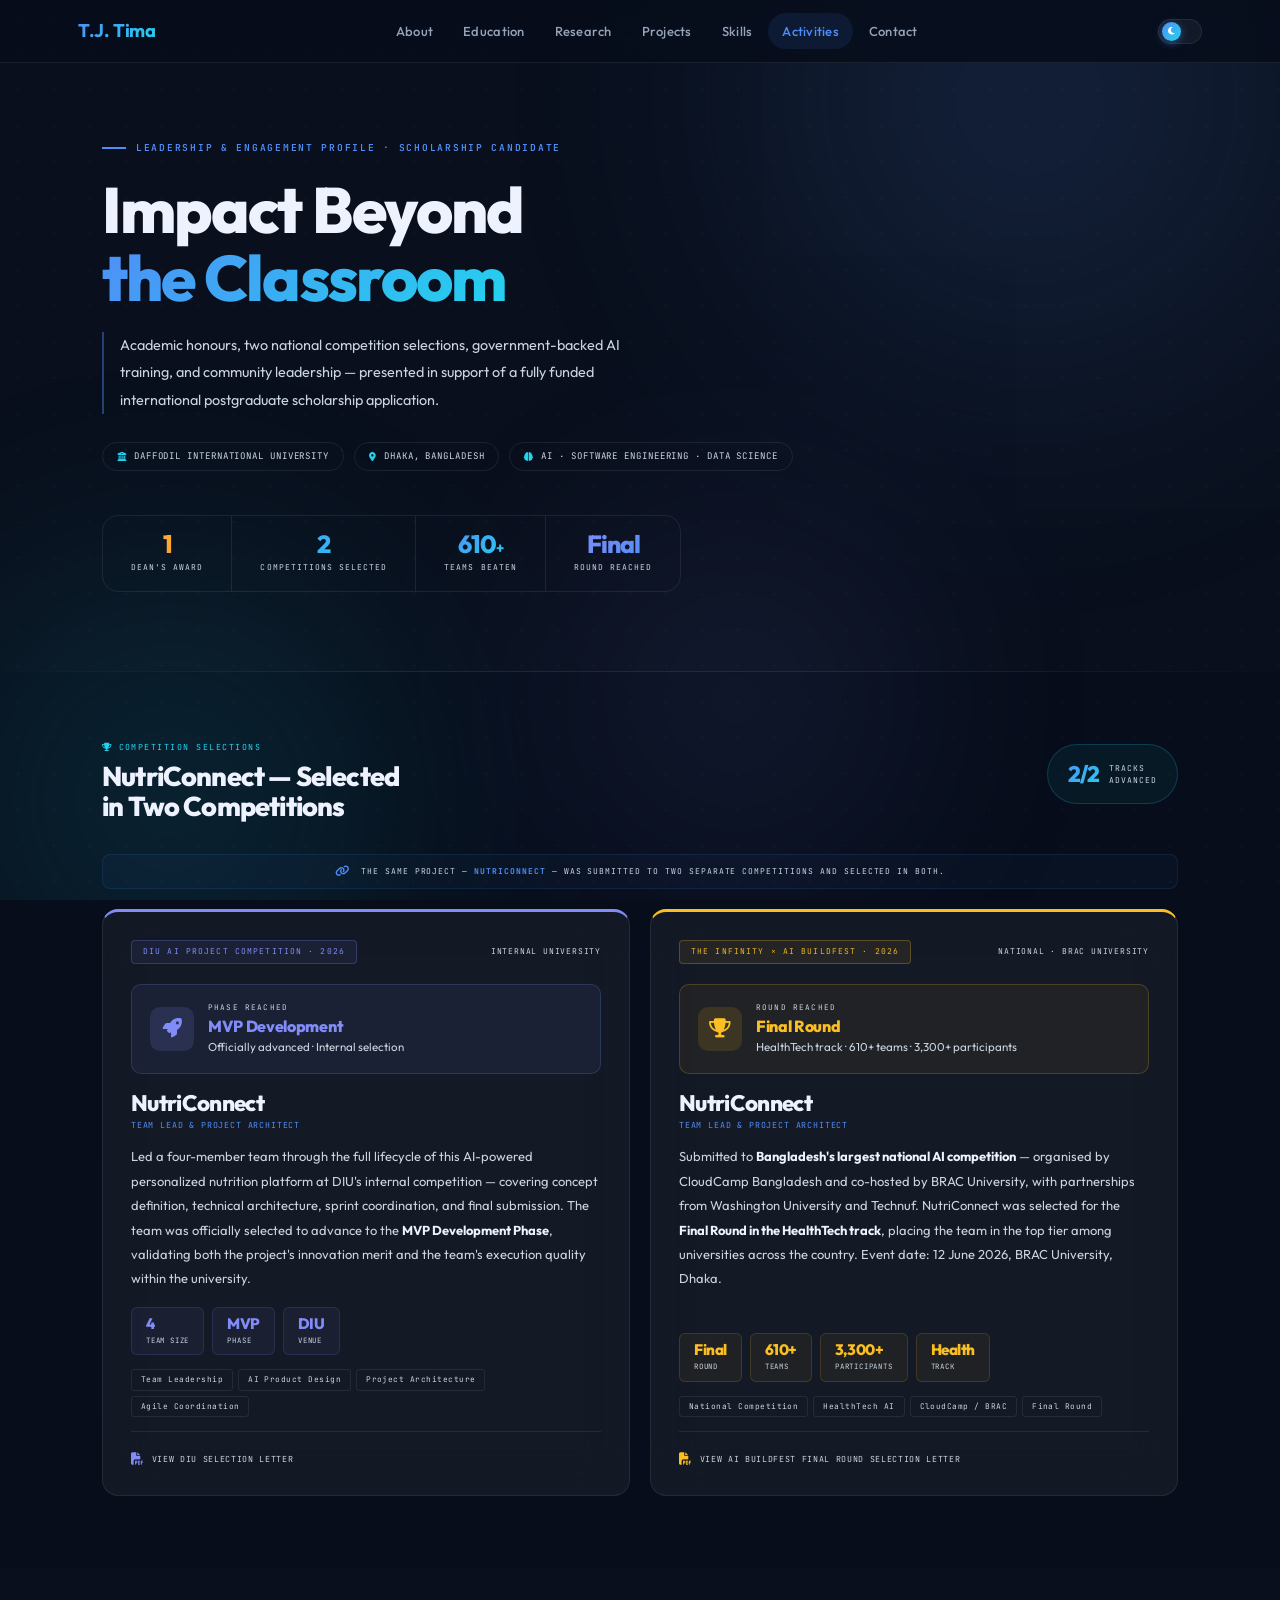
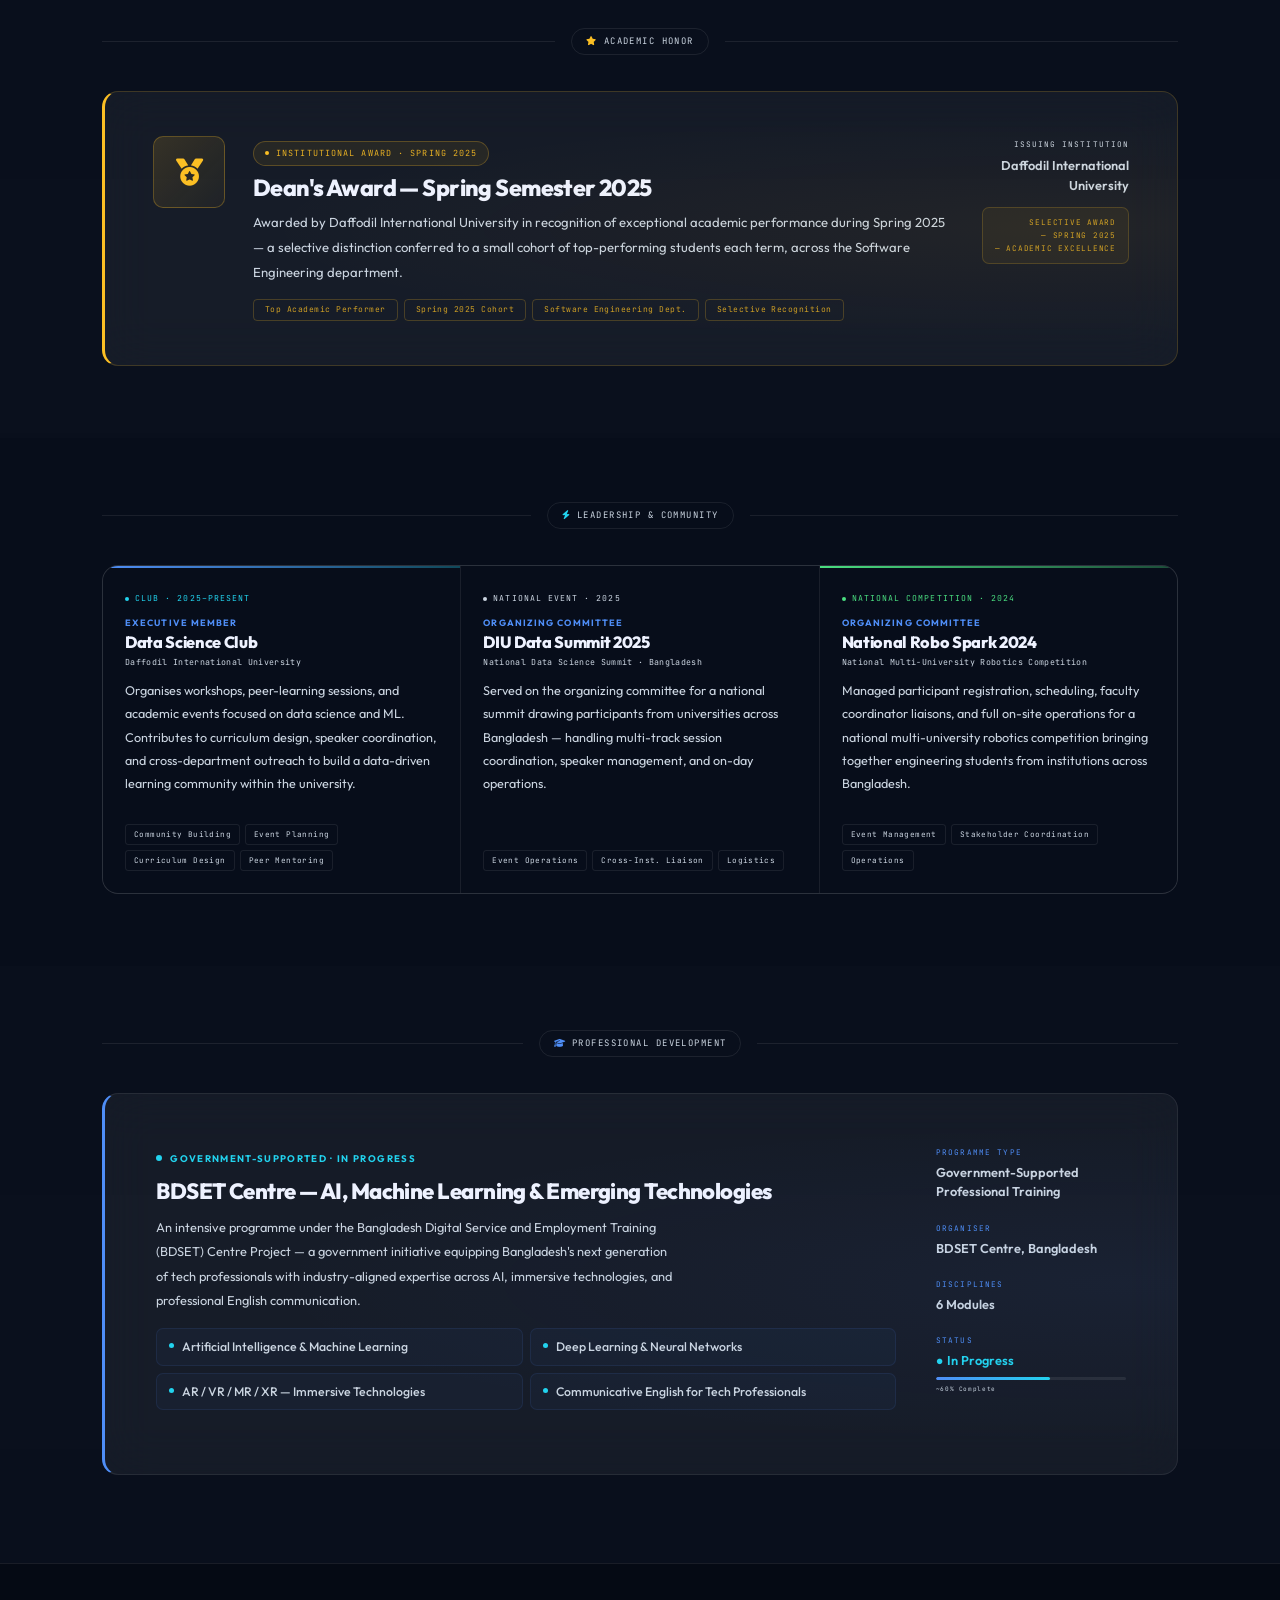
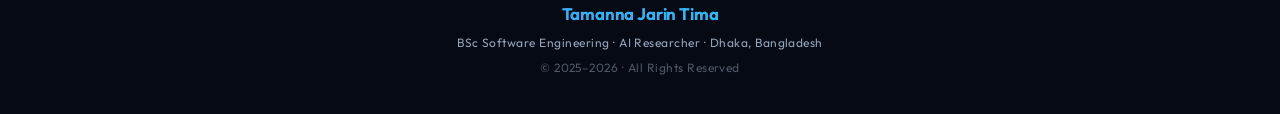
<file: activities.html>
<!DOCTYPE html>
<html lang="en" data-theme="dark">
<head>
<meta charset="UTF-8"/>
<meta name="viewport" content="width=device-width, initial-scale=1.0"/>
<title>Activities — Tamanna Jarin Tima</title>
<link href="https://cdn.jsdelivr.net/npm/bootstrap@5.3.2/dist/css/bootstrap.min.css" rel="stylesheet"/>
<link rel="stylesheet" href="https://cdnjs.cloudflare.com/ajax/libs/font-awesome/6.5.1/css/all.min.css"/>
<link href="https://fonts.googleapis.com/css2?family=Outfit:wght@300;400;500;600;700;800&family=JetBrains+Mono:wght@400;500;600&display=swap" rel="stylesheet"/>
<link rel="stylesheet" href="variables.css"/>
<style>

/* ── HERO ── */
.hero-section {
  padding: 130px 0 80px;
  position: relative; z-index: 1;
}
.hero-section::after {
  content: ''; position: absolute; bottom: 0; left: 0; right: 0;
  height: 1px;
  background: linear-gradient(90deg, transparent 0%, var(--border) 30%, var(--border) 70%, transparent 100%);
}
.hero-eyebrow {
  display: inline-flex; align-items: center; gap: 10px;
  font-family: 'JetBrains Mono', monospace;
  font-size: 0.6rem; font-weight: 600; letter-spacing: 0.18em; text-transform: uppercase;
  color: var(--accent-blue); margin-bottom: 20px;
}
.hero-eyebrow::before { content: ''; width: 24px; height: 2px; background: var(--accent-blue); }
.hero-title {
  font-family: 'Outfit', sans-serif;
  font-size: clamp(2.6rem, 6.5vw, 4rem);
  font-weight: 800; letter-spacing: -0.03em; line-height: 1.06;
  color: var(--text-primary); margin-bottom: 0;
}
.hero-title .grad-word {
  background: var(--grad-1); -webkit-background-clip: text;
  -webkit-text-fill-color: transparent; background-clip: text;
}
.hero-subtitle {
  font-family: 'Outfit', sans-serif; font-size: 0.9rem;
  color: var(--text-secondary); line-height: 1.9; max-width: 560px;
  margin-top: 20px; padding-left: 16px;
  border-left: 2px solid rgba(79,142,247,0.4);
}
.hero-badges {
  display: flex; align-items: center; gap: 10px; flex-wrap: wrap; margin-top: 28px;
}
.hero-badge {
  display: inline-flex; align-items: center; gap: 7px;
  font-family: 'JetBrains Mono', monospace; font-size: 0.57rem;
  letter-spacing: 0.1em; text-transform: uppercase;
  color: var(--text-secondary); padding: 6px 14px;
  border: 1px solid var(--border); border-radius: 30px;
}
.hero-badge i { color: var(--accent-cyan); font-size: 9px; }

/* ── STAT ROW ── */
.stat-row {
  display: flex; align-items: stretch; gap: 0; margin-top: 44px;
  border: 1px solid var(--border); border-radius: var(--r);
  overflow: hidden; width: fit-content;
}
.stat-item {
  padding: 16px 28px; border-right: 1px solid var(--border);
  text-align: center; min-width: 100px;
}
.stat-item:last-child { border-right: none; }
.stat-num {
  font-family: 'Outfit', sans-serif; font-size: 1.55rem; font-weight: 800;
  letter-spacing: -0.04em; background: var(--grad-1);
  -webkit-background-clip: text; -webkit-text-fill-color: transparent; background-clip: text;
  line-height: 1; margin-bottom: 4px;
}
.stat-num--gold { background: var(--grad-3); -webkit-background-clip: text; -webkit-text-fill-color: transparent; background-clip: text; }
.stat-num--purple { background: var(--grad-2); -webkit-background-clip: text; -webkit-text-fill-color: transparent; background-clip: text; }
.stat-label {
  font-family: 'JetBrains Mono', monospace; font-size: 0.5rem;
  letter-spacing: 0.13em; text-transform: uppercase; color: var(--text-secondary);
}

/* ── SECTION CHROME ── */
.sec-chrome { display: flex; align-items: center; gap: 16px; margin-bottom: 36px; }
.sec-chrome-line { flex: 1; height: 1px; background: var(--border); }
.sec-chrome-tag {
  font-family: 'JetBrains Mono', monospace; font-size: 0.56rem;
  letter-spacing: 0.16em; text-transform: uppercase; color: var(--text-secondary);
  white-space: nowrap; padding: 5px 14px; border: 1px solid var(--border); border-radius: 30px;
}

/* ── COMPETITION SECTION ── */
.comp-section-header {
  display: flex; align-items: flex-start; justify-content: space-between;
  gap: 24px; margin-bottom: 32px; flex-wrap: wrap;
}
.comp-section-label {
  font-family: 'JetBrains Mono', monospace; font-size: 0.52rem;
  letter-spacing: 0.18em; text-transform: uppercase; color: var(--accent-cyan);
  margin-bottom: 8px;
}
.comp-section-title {
  font-family: 'Outfit', sans-serif; font-size: clamp(1.2rem, 3vw, 1.7rem);
  font-weight: 800; letter-spacing: -0.03em; color: var(--text-primary); line-height: 1.1;
}
.comp-count-badge {
  display: flex; align-items: center; gap: 10px;
  padding: 10px 20px; border-radius: 40px;
  background: rgba(34,211,238,0.06); border: 1px solid rgba(34,211,238,0.2);
  flex-shrink: 0; align-self: flex-start; margin-top: 4px;
}
.comp-count-num {
  font-family: 'Outfit', sans-serif; font-size: 1.4rem; font-weight: 800;
  background: var(--grad-1); -webkit-background-clip: text;
  -webkit-text-fill-color: transparent; background-clip: text; letter-spacing: -0.04em;
}
.comp-count-text {
  font-family: 'JetBrains Mono', monospace; font-size: 0.5rem;
  letter-spacing: 0.12em; text-transform: uppercase; color: var(--text-secondary);
  line-height: 1.5;
}

/* Competition Cards */
.comp-grid {
  display: grid; grid-template-columns: 1fr 1fr; gap: 20px;
}

.comp-card {
  border-radius: var(--r); overflow: hidden;
  border: 1px solid var(--border); background: var(--bg-card);
  backdrop-filter: blur(24px);
  transition: border-color 0.3s, background 0.3s, transform 0.3s, box-shadow 0.3s;
  position: relative; display: flex; flex-direction: column;
}
.comp-card:hover {
  background: var(--bg-card-hover);
  transform: translateY(-4px);
}
.comp-card--purple { border-top: 3px solid var(--accent-purple); }
.comp-card--purple:hover { border-color: var(--accent-purple); box-shadow: 0 20px 60px rgba(129,140,248,0.12); }
.comp-card--gold   { border-top: 3px solid var(--accent-gold); }
.comp-card--gold:hover   { border-color: var(--accent-gold);   box-shadow: 0 20px 60px rgba(251,191,36,0.12); }

.comp-card-inner { padding: 28px 28px 24px; flex: 1; display: flex; flex-direction: column; }

/* Track band at top of each card */
.comp-track {
  display: flex; align-items: center; justify-content: space-between;
  margin-bottom: 20px; flex-wrap: wrap; gap: 8px;
}
.comp-org-tag {
  font-family: 'JetBrains Mono', monospace; font-size: 0.5rem;
  letter-spacing: 0.14em; text-transform: uppercase;
  padding: 4px 11px; border-radius: 4px; width: fit-content;
}
.comp-org-tag--purple { color: var(--accent-purple); background: rgba(129,140,248,0.08); border: 1px solid rgba(129,140,248,0.25); }
.comp-org-tag--gold   { color: rgba(251,191,36,0.95); background: rgba(251,191,36,0.07); border: 1px solid rgba(251,191,36,0.25); }

.comp-year-tag {
  font-family: 'JetBrains Mono', monospace; font-size: 0.5rem;
  letter-spacing: 0.1em; text-transform: uppercase; color: var(--text-secondary);
}

/* Achievement badge — the BIG visual */
.comp-achievement {
  margin-bottom: 18px; padding: 16px 18px; border-radius: 10px;
  display: flex; align-items: center; gap: 14px;
}
.comp-achievement--purple { background: rgba(129,140,248,0.07); border: 1px solid rgba(129,140,248,0.2); }
.comp-achievement--gold   { background: rgba(251,191,36,0.06);  border: 1px solid rgba(251,191,36,0.2);  }

.comp-achievement-icon {
  width: 44px; height: 44px; border-radius: 10px;
  display: flex; align-items: center; justify-content: center; flex-shrink: 0;
}
.comp-achievement-icon--purple { background: rgba(129,140,248,0.14); }
.comp-achievement-icon--gold   { background: rgba(251,191,36,0.12); }
.comp-achievement-icon i { font-size: 1.2rem; }
.comp-achievement-icon--purple i { color: var(--accent-purple); }
.comp-achievement-icon--gold i   { color: var(--accent-gold); }

.comp-achievement-text { flex: 1; }
.comp-achievement-label {
  font-family: 'JetBrains Mono', monospace; font-size: 0.48rem;
  letter-spacing: 0.15em; text-transform: uppercase; color: var(--text-secondary); margin-bottom: 3px;
}
.comp-achievement-value {
  font-family: 'Outfit', sans-serif; font-size: 1rem; font-weight: 800;
  letter-spacing: -0.02em; line-height: 1.15;
}
.comp-achievement-value--purple { color: var(--accent-purple); }
.comp-achievement-value--gold   { color: var(--accent-gold); }
.comp-achievement-sub {
  font-family: 'Outfit', sans-serif; font-size: 0.72rem; color: var(--text-secondary);
  margin-top: 2px;
}

.comp-project-name {
  font-family: 'Outfit', sans-serif; font-size: 1.4rem; font-weight: 800;
  letter-spacing: -0.03em; color: var(--text-primary); margin-bottom: 4px; line-height: 1;
}
.comp-role-line {
  font-family: 'JetBrains Mono', monospace; font-size: 0.52rem;
  letter-spacing: 0.1em; text-transform: uppercase; color: var(--accent-blue); margin-bottom: 12px;
}
.comp-desc {
  font-family: 'Outfit', sans-serif; font-size: 0.81rem; color: var(--text-secondary);
  line-height: 1.88; flex: 1; margin-bottom: 16px;
}

.comp-stats {
  display: flex; gap: 8px; flex-wrap: wrap; margin-bottom: 14px;
}
.comp-stat {
  display: flex; flex-direction: column; padding: 8px 14px; border-radius: 6px; min-width: 56px;
}
.comp-stat--purple { background: rgba(129,140,248,0.06); border: 1px solid rgba(129,140,248,0.15); }
.comp-stat--gold   { background: rgba(251,191,36,0.05);  border: 1px solid rgba(251,191,36,0.15);  }
.comp-stat-val {
  font-family: 'Outfit', sans-serif; font-size: 0.95rem; font-weight: 800;
  letter-spacing: -0.03em; line-height: 1;
}
.comp-stat-val--purple { color: var(--accent-purple); }
.comp-stat-val--gold   { color: var(--accent-gold); }
.comp-stat-key {
  font-family: 'JetBrains Mono', monospace; font-size: 0.46rem;
  letter-spacing: 0.11em; text-transform: uppercase; color: var(--text-secondary); margin-top: 3px;
}

.comp-tags { display: flex; flex-wrap: wrap; gap: 5px; margin-bottom: 14px; }
.comp-tag {
  font-family: 'JetBrains Mono', monospace; font-size: 0.49rem;
  color: var(--text-secondary); letter-spacing: 0.06em;
  border: 1px solid var(--border); padding: 3px 9px; border-radius: 3px;
}

.comp-proof {
  border-top: 1px solid var(--border); padding-top: 12px; margin-top: auto;
}
.proof-link {
  display: inline-flex; align-items: center; gap: 8px;
  font-family: 'JetBrains Mono', monospace; font-size: 0.52rem;
  letter-spacing: 0.08em; text-transform: uppercase;
  color: var(--text-secondary); text-decoration: none; transition: color 0.2s;
}
.proof-link:hover { color: var(--text-primary); }
.proof-link-icon--purple { font-size: 12px; color: var(--accent-purple); }
.proof-link-icon--gold   { font-size: 12px; color: var(--accent-gold); }
.proof-arrow { opacity: 0; transform: translateX(-4px); transition: opacity 0.2s, transform 0.2s; font-size: 10px; }
.proof-link:hover .proof-arrow { opacity: 1; transform: translateX(0); }

/* Shared project callout between 2 comp cards */
.same-project-bar {
  display: flex; align-items: center; justify-content: center; gap: 12px;
  padding: 10px 20px; border-radius: 8px; margin-bottom: 20px;
  background: rgba(79,142,247,0.04); border: 1px solid rgba(79,142,247,0.12);
}
.same-project-bar i { color: var(--accent-blue); font-size: 0.7rem; }
.same-project-bar-text {
  font-family: 'JetBrains Mono', monospace; font-size: 0.5rem;
  letter-spacing: 0.12em; text-transform: uppercase; color: var(--text-secondary);
}
.same-project-bar-text strong { color: var(--accent-blue); }

/* ── DEAN'S AWARD ── */
.award-banner {
  display: grid; grid-template-columns: 72px 1fr auto;
  gap: 28px; align-items: start;
  padding: clamp(28px,4vw,44px) clamp(28px,4vw,48px);
  border-radius: var(--r); background: var(--bg-card);
  border: 1px solid rgba(251,191,36,0.18); border-left: 3px solid var(--accent-gold);
  backdrop-filter: blur(24px); position: relative; overflow: hidden;
  transition: border-color 0.3s, background 0.3s, box-shadow 0.3s;
}
.award-banner:hover {
  border-color: rgba(251,191,36,0.38); background: var(--bg-card-hover);
  box-shadow: 0 16px 48px rgba(251,191,36,0.07);
}
.award-banner::before {
  content: ''; position: absolute; inset: 0;
  background: radial-gradient(ellipse at 90% 50%, rgba(251,191,36,0.05), transparent 60%);
  pointer-events: none;
}
.award-icon {
  width: 72px; height: 72px; border-radius: var(--rs);
  border: 1px solid rgba(251,191,36,0.28);
  display: flex; align-items: center; justify-content: center;
  background: linear-gradient(135deg, rgba(251,191,36,0.14), rgba(251,191,36,0.04));
  flex-shrink: 0;
}
.award-icon i { font-size: 1.7rem; color: var(--accent-gold); }
.award-tag {
  display: inline-flex; align-items: center; gap: 7px;
  font-family: 'JetBrains Mono', monospace; font-size: 0.53rem;
  letter-spacing: 0.13em; text-transform: uppercase;
  color: rgba(251,191,36,0.9); background: rgba(251,191,36,0.08);
  border: 1px solid rgba(251,191,36,0.25); padding: 4px 11px; border-radius: 30px;
  width: fit-content; margin-bottom: 9px;
}
.award-dot { width: 4px; height: 4px; border-radius: 50%; background: var(--accent-gold); }
.award-name {
  font-family: 'Outfit', sans-serif;
  font-size: clamp(1.1rem, 2.5vw, 1.45rem); font-weight: 800; letter-spacing: -0.025em;
  color: var(--text-primary); line-height: 1.15; margin-bottom: 9px;
}
.award-body {
  font-family: 'Outfit', sans-serif; font-size: 0.82rem;
  color: var(--text-secondary); line-height: 1.9; margin-bottom: 14px;
}
.award-pills { display: flex; flex-wrap: wrap; gap: 6px; }
.award-pill {
  font-family: 'JetBrains Mono', monospace; font-size: 0.5rem;
  color: rgba(251,191,36,0.8); letter-spacing: 0.06em;
  border: 1px solid rgba(251,191,36,0.22); padding: 3px 11px; border-radius: 4px;
}
.award-aside { text-align: right; flex-shrink: 0; padding-top: 2px; }
.award-aside-sup {
  font-family: 'JetBrains Mono', monospace; font-size: 0.48rem;
  letter-spacing: 0.14em; text-transform: uppercase; color: var(--text-secondary); margin-bottom: 5px;
}
.award-aside-val {
  font-family: 'Outfit', sans-serif; font-size: 0.8rem; font-weight: 600;
  color: var(--text-secondary); line-height: 1.5;
}
.award-aside-flag {
  margin-top: 12px; padding: 8px 12px; border-radius: 7px;
  background: rgba(251,191,36,0.06); border: 1px solid rgba(251,191,36,0.18);
  font-family: 'JetBrains Mono', monospace; font-size: 0.48rem;
  letter-spacing: 0.1em; text-transform: uppercase; color: rgba(251,191,36,0.8); line-height: 1.7;
}

/* ── ACTIVITY CARDS ── */
.acts-grid {
  display: grid; grid-template-columns: repeat(3, 1fr); gap: 1px;
  background: var(--border); border: 1px solid var(--border); border-radius: var(--r); overflow: hidden;
}
.act-card {
  background: var(--bg-primary); padding: 26px 22px 22px;
  transition: background 0.22s; position: relative; display: flex; flex-direction: column;
}
.act-card:hover { background: var(--bg-secondary); }
.act-card--blue::before, .act-card--default::before {
  content: ''; position: absolute; top: 0; left: 0; right: 0; height: 2px;
}
.act-card--blue::before { background: linear-gradient(90deg, var(--accent-blue), rgba(34,211,238,0.3)); }
.act-card--green::before { content: ''; position: absolute; top: 0; left: 0; right: 0; height: 2px; background: linear-gradient(90deg, #4ade80, rgba(74,222,128,0.3)); }

.act-chip {
  display: inline-flex; align-items: center; gap: 6px;
  font-family: 'JetBrains Mono', monospace; font-size: 0.51rem;
  letter-spacing: 0.13em; text-transform: uppercase; color: var(--text-secondary); margin-bottom: 9px;
}
.act-chip .chip-dot { width: 4px; height: 4px; border-radius: 50%; background: var(--text-secondary); flex-shrink: 0; }
.act-chip--blue { color: var(--accent-cyan); }
.act-chip--blue .chip-dot { background: var(--accent-cyan); }
.act-chip--green { color: #4ade80; }
.act-chip--green .chip-dot { background: #4ade80; }

.act-role {
  font-family: 'Outfit', sans-serif; font-size: 0.57rem; font-weight: 700;
  text-transform: uppercase; letter-spacing: 0.12em; color: var(--accent-blue); margin-bottom: 3px;
}
.act-name {
  font-family: 'Outfit', sans-serif; font-size: 1.02rem; font-weight: 800;
  letter-spacing: -0.02em; color: var(--text-primary); margin-bottom: 2px; line-height: 1.2;
}
.act-org {
  font-family: 'JetBrains Mono', monospace; font-size: 0.52rem;
  color: var(--text-secondary); letter-spacing: 0.04em; margin-bottom: 10px;
}
.act-body {
  font-family: 'Outfit', sans-serif; font-size: 0.79rem; color: var(--text-secondary);
  line-height: 1.85; flex: 1;
}
.act-tags { display: flex; flex-wrap: wrap; gap: 5px; margin-top: 12px; }
.act-tag {
  font-family: 'JetBrains Mono', monospace; font-size: 0.48rem;
  color: var(--text-secondary); letter-spacing: 0.05em;
  border: 1px solid var(--border); padding: 3px 8px; border-radius: 3px;
}

/* ── TRAINING BLOCK ── */
.training-block {
  display: grid; grid-template-columns: 1fr 190px; gap: 40px; align-items: start;
  padding: clamp(28px,4vw,48px) clamp(28px,4vw,52px);
  border-radius: var(--r); background: var(--bg-card);
  border: 1px solid var(--border); border-left: 3px solid var(--accent-blue);
  backdrop-filter: blur(24px); position: relative; overflow: hidden;
  transition: border-color 0.3s, background 0.3s, box-shadow 0.3s;
}
.training-block:hover {
  border-color: var(--border-hover); background: var(--bg-card-hover);
  box-shadow: var(--shadow-sm);
}
.training-block::before {
  content: ''; position: absolute; inset: 0;
  background: radial-gradient(ellipse at 95% 50%, rgba(79,142,247,0.05), transparent 60%);
  pointer-events: none;
}
.training-chip {
  display: inline-flex; align-items: center; gap: 8px;
  font-family: 'Outfit', sans-serif; font-size: 0.6rem; font-weight: 700;
  letter-spacing: 0.14em; text-transform: uppercase; color: var(--accent-cyan); margin-bottom: 12px;
}
.training-chip-dot {
  width: 6px; height: 6px; border-radius: 50%; background: var(--accent-cyan);
  animation: pulse-dot 2.5s infinite;
}
@keyframes pulse-dot { 0%,100%{opacity:1;} 50%{opacity:0.3;} }
.training-name {
  font-family: 'Outfit', sans-serif; font-size: clamp(1rem, 2.4vw, 1.38rem);
  font-weight: 800; letter-spacing: -0.025em; color: var(--text-primary);
  line-height: 1.22; margin-bottom: 10px;
}
.training-body {
  font-family: 'Outfit', sans-serif; font-size: 0.8rem;
  color: var(--text-secondary); line-height: 1.9; max-width: 520px; margin-bottom: 16px;
}
.training-modules {
  display: grid; grid-template-columns: 1fr 1fr; gap: 7px; margin-bottom: 16px;
}
.training-module {
  display: flex; align-items: flex-start; gap: 8px;
  padding: 9px 12px; border-radius: 7px;
  background: rgba(79,142,247,0.04); border: 1px solid rgba(79,142,247,0.1);
}
.training-module-dot {
  width: 5px; height: 5px; border-radius: 50%;
  background: var(--accent-cyan); flex-shrink: 0; margin-top: 5px;
}
.training-module-text {
  font-family: 'Outfit', sans-serif; font-size: 0.77rem; font-weight: 500;
  color: var(--text-secondary); line-height: 1.4;
}
.training-aside { display: flex; flex-direction: column; gap: 20px; padding-top: 4px; }
.aside-label {
  font-family: 'JetBrains Mono', monospace; font-size: 0.48rem;
  letter-spacing: 0.15em; text-transform: uppercase; color: var(--accent-blue); margin-bottom: 4px;
}
.aside-val {
  font-family: 'Outfit', sans-serif; font-size: 0.8rem; font-weight: 600;
  color: var(--text-secondary); line-height: 1.5;
}
.aside-val--live { color: var(--accent-cyan); }
.progress-track { width: 100%; height: 3px; background: var(--border); border-radius: 3px; overflow: hidden; margin-top: 7px; }
.progress-fill { height: 100%; border-radius: 3px; background: linear-gradient(90deg, var(--accent-blue), var(--accent-cyan)); }
.progress-label { font-family: 'JetBrains Mono', monospace; font-size: 0.38rem; color: var(--text-secondary); margin-top: 4px; letter-spacing: 0.1em; }

/* ── RESPONSIVE ── */
@media (max-width: 900px) {
  .comp-grid { grid-template-columns: 1fr; }
  .award-banner { grid-template-columns: auto 1fr; }
  .award-aside { display: none; }
  .training-block { grid-template-columns: 1fr; }
  .training-modules { grid-template-columns: 1fr; }
  .stat-row { flex-wrap: wrap; width: 100%; }
  .stat-item { flex: 1; min-width: 85px; }
}
@media (max-width: 640px) {
  .acts-grid { grid-template-columns: 1fr; }
  .award-banner { grid-template-columns: 1fr; text-align: center; }
  .award-icon { margin: 0 auto; }
  .hero-section { padding: 100px 0 56px; }
}

</style>
</head>
<body>

<div class="bg-scene" aria-hidden="true">
  <div class="orb orb-1"></div><div class="orb orb-2"></div><div class="orb orb-3"></div>
</div>
<div class="bg-dots" aria-hidden="true"></div>
<div id="scroll-progress"></div>

<nav id="navbar">
  <div class="nav-inner">
    <a href="index.html" class="nav-brand">T.J. Tima</a>
    <div class="nav-links-wrap">
      <a href="about.html"      class="nav-link-item">About</a>
      <a href="education.html"  class="nav-link-item">Education</a>
      <a href="research.html"   class="nav-link-item">Research</a>
      <a href="projects.html"   class="nav-link-item">Projects</a>
      <a href="skills.html"     class="nav-link-item">Skills</a>
      <a href="activities.html" class="nav-link-item active">Activities</a>
      <a href="contact.html"    class="nav-link-item">Contact</a>
    </div>
    <div class="nav-right">
      <button class="tj-toggle" id="theme-toggle" aria-label="Toggle theme">
        <div class="toggle-thumb"><i class="fas fa-moon tj-icon"></i></div>
      </button>
      <button class="nav-ham" id="nav-ham" aria-label="Open menu" aria-expanded="false">
        <span></span><span></span><span></span>
      </button>
    </div>
  </div>
</nav>
<div class="mob-nav" id="mob-nav">
  <a href="about.html"><i class="fas fa-user-circle" style="width:16px;color:var(--accent-blue)"></i>About</a>
  <a href="education.html"><i class="fas fa-graduation-cap" style="width:16px;color:var(--accent-blue)"></i>Education</a>
  <a href="research.html"><i class="fas fa-flask" style="width:16px;color:var(--accent-blue)"></i>Research</a>
  <a href="projects.html"><i class="fas fa-code" style="width:16px;color:var(--accent-blue)"></i>Projects</a>
  <a href="skills.html"><i class="fas fa-tools" style="width:16px;color:var(--accent-blue)"></i>Skills</a>
  <a href="activities.html"><i class="fas fa-star" style="width:16px;color:var(--accent-blue)"></i>Activities</a>
  <a href="contact.html"><i class="fas fa-envelope" style="width:16px;color:var(--accent-blue)"></i>Contact</a>
</div>

<!-- ══ HERO ══ -->
<section class="hero-section" style="background:rgba(255,255,255,0.012);">
  <div class="container-main">
    <div class="reveal">
      <div class="hero-eyebrow">Leadership &amp; Engagement Profile · Scholarship Candidate</div>
      <h1 class="hero-title">Impact Beyond<br><span class="grad-word">the Classroom</span></h1>
      <p class="hero-subtitle">Academic honours, two national competition selections, government-backed AI training, and community leadership — presented in support of a fully funded international postgraduate scholarship application.</p>
      <div class="hero-badges">
        <span class="hero-badge"><i class="fas fa-university"></i>Daffodil International University</span>
        <span class="hero-badge"><i class="fas fa-map-marker-alt"></i>Dhaka, Bangladesh</span>
        <span class="hero-badge"><i class="fas fa-brain"></i>AI · Software Engineering · Data Science</span>
      </div>
    </div>

    <!-- 4 stats — no repetition of what's explained in the cards below -->
    <div class="stat-row reveal" style="transition-delay:.1s">
      <div class="stat-item">
        <div class="stat-num stat-num--gold">1</div>
        <div class="stat-label">Dean's Award</div>
      </div>
      <div class="stat-item">
        <div class="stat-num">2</div>
        <div class="stat-label">Competitions Selected</div>
      </div>
      <div class="stat-item">
        <div class="stat-num">610<span style="font-size:.9rem">+</span></div>
        <div class="stat-label">Teams Beaten</div>
      </div>
      <div class="stat-item">
        <div class="stat-num stat-num--purple">Final</div>
        <div class="stat-label">Round Reached</div>
      </div>
    </div>
  </div>
</section>


<!-- ══ COMPETITION SELECTIONS ══ -->
<section class="section" style="padding-top:68px; padding-bottom:72px;">
  <div class="container-main">

    <div class="comp-section-header reveal">
      <div>
        <div class="comp-section-label"><i class="fas fa-trophy" style="margin-right:6px;"></i>Competition Selections</div>
        <div class="comp-section-title">NutriConnect — Selected<br>in Two Competitions</div>
      </div>
      <div class="comp-count-badge">
        <div class="comp-count-num">2/2</div>
        <div class="comp-count-text">Tracks<br>Advanced</div>
      </div>
    </div>

    <!-- Shared-project context bar -->
    <div class="same-project-bar reveal" style="transition-delay:.05s">
      <i class="fas fa-link"></i>
      <div class="same-project-bar-text">The same project — <strong>NutriConnect</strong> — was submitted to two separate competitions and selected in both.</div>
    </div>

    <div class="comp-grid reveal" style="transition-delay:.1s">

      <!-- Card 1: DIU AI Project Competition -->
      <div class="comp-card comp-card--purple">
        <div class="comp-card-inner">
          <div class="comp-track">
            <span class="comp-org-tag comp-org-tag--purple">DIU AI Project Competition · 2026</span>
            <span class="comp-year-tag">Internal University</span>
          </div>

          <div class="comp-achievement comp-achievement--purple">
            <div class="comp-achievement-icon comp-achievement-icon--purple">
              <i class="fas fa-rocket"></i>
            </div>
            <div class="comp-achievement-text">
              <div class="comp-achievement-label">Phase Reached</div>
              <div class="comp-achievement-value comp-achievement-value--purple">MVP Development</div>
              <div class="comp-achievement-sub">Officially advanced · Internal selection</div>
            </div>
          </div>

          <div class="comp-project-name">NutriConnect</div>
          <div class="comp-role-line">Team Lead &amp; Project Architect</div>
          <p class="comp-desc">
            Led a four-member team through the full lifecycle of this AI-powered personalized nutrition platform at DIU's internal competition — covering concept definition, technical architecture, sprint coordination, and final submission. The team was officially selected to advance to the <strong style="color:var(--text-primary);">MVP Development Phase</strong>, validating both the project's innovation merit and the team's execution quality within the university.
          </p>

          <div class="comp-stats">
            <div class="comp-stat comp-stat--purple"><span class="comp-stat-val comp-stat-val--purple">4</span><span class="comp-stat-key">Team Size</span></div>
            <div class="comp-stat comp-stat--purple"><span class="comp-stat-val comp-stat-val--purple">MVP</span><span class="comp-stat-key">Phase</span></div>
            <div class="comp-stat comp-stat--purple"><span class="comp-stat-val comp-stat-val--purple">DIU</span><span class="comp-stat-key">Venue</span></div>
          </div>

          <div class="comp-tags">
            <span class="comp-tag">Team Leadership</span>
            <span class="comp-tag">AI Product Design</span>
            <span class="comp-tag">Project Architecture</span>
            <span class="comp-tag">Agile Coordination</span>
          </div>

          <div class="comp-proof">
            <a href="assets/NutriConnect_DIU_Selection.pdf" target="_blank" class="proof-link">
              <i class="fas fa-file-pdf proof-link-icon--purple"></i>
              View DIU selection letter
              <span class="proof-arrow">→</span>
            </a>
          </div>
        </div>
      </div>

      <!-- Card 2: AI BuildFest 2026 -->
      <div class="comp-card comp-card--gold">
        <div class="comp-card-inner">
          <div class="comp-track">
            <span class="comp-org-tag comp-org-tag--gold">The Infinity × AI BuildFest · 2026</span>
            <span class="comp-year-tag">National · BRAC University</span>
          </div>

          <div class="comp-achievement comp-achievement--gold">
            <div class="comp-achievement-icon comp-achievement-icon--gold">
              <i class="fas fa-trophy"></i>
            </div>
            <div class="comp-achievement-text">
              <div class="comp-achievement-label">Round Reached</div>
              <div class="comp-achievement-value comp-achievement-value--gold">Final Round</div>
              <div class="comp-achievement-sub">HealthTech track · 610+ teams · 3,300+ participants</div>
            </div>
          </div>

          <div class="comp-project-name">NutriConnect</div>
          <div class="comp-role-line">Team Lead &amp; Project Architect</div>
          <p class="comp-desc">
            Submitted to <strong style="color:var(--text-primary);">Bangladesh's largest national AI competition</strong> — organised by CloudCamp Bangladesh and co-hosted by BRAC University, with partnerships from Washington University and Technuf. NutriConnect was selected for the <strong style="color:var(--text-primary);">Final Round in the HealthTech track</strong>, placing the team in the top tier among universities across the country. Event date: 12 June 2026, BRAC University, Dhaka.
          </p>

          <div class="comp-stats">
            <div class="comp-stat comp-stat--gold"><span class="comp-stat-val comp-stat-val--gold">Final</span><span class="comp-stat-key">Round</span></div>
            <div class="comp-stat comp-stat--gold"><span class="comp-stat-val comp-stat-val--gold">610+</span><span class="comp-stat-key">Teams</span></div>
            <div class="comp-stat comp-stat--gold"><span class="comp-stat-val comp-stat-val--gold">3,300+</span><span class="comp-stat-key">Participants</span></div>
            <div class="comp-stat comp-stat--gold"><span class="comp-stat-val comp-stat-val--gold">Health</span><span class="comp-stat-key">Track</span></div>
          </div>

          <div class="comp-tags">
            <span class="comp-tag">National Competition</span>
            <span class="comp-tag">HealthTech AI</span>
            <span class="comp-tag">CloudCamp / BRAC</span>
            <span class="comp-tag">Final Round</span>
          </div>

          <div class="comp-proof">
            <a href="assets/NutriConnect_AIBuildfest_FinalRound.pdf" target="_blank" class="proof-link">
              <i class="fas fa-file-pdf proof-link-icon--gold"></i>
              View AI BuildFest Final Round selection letter
              <span class="proof-arrow">→</span>
            </a>
          </div>
        </div>
      </div>

    </div>
  </div>
</section>


<!-- ══ ACADEMIC HONOR ══ -->
<section style="background:rgba(255,255,255,0.012); padding:60px 0 72px; position:relative;z-index:1;">
  <div class="container-main">
    <div class="sec-chrome reveal">
      <div class="sec-chrome-line"></div>
      <div class="sec-chrome-tag"><i class="fas fa-star" style="font-size:9px;margin-right:6px;color:var(--accent-gold);"></i>Academic Honor</div>
      <div class="sec-chrome-line"></div>
    </div>
    <div class="award-banner reveal">
      <div class="award-icon"><i class="fas fa-medal"></i></div>
      <div>
        <div class="award-tag"><span class="award-dot"></span>Institutional Award · Spring 2025</div>
        <div class="award-name">Dean's Award — Spring Semester 2025</div>
        <p class="award-body">Awarded by Daffodil International University in recognition of exceptional academic performance during Spring 2025 — a selective distinction conferred to a small cohort of top-performing students each term, across the Software Engineering department.</p>
        <div class="award-pills">
          <span class="award-pill">Top Academic Performer</span>
          <span class="award-pill">Spring 2025 Cohort</span>
          <span class="award-pill">Software Engineering Dept.</span>
          <span class="award-pill">Selective Recognition</span>
        </div>
      </div>
      <div class="award-aside">
        <div class="award-aside-sup">Issuing Institution</div>
        <div class="award-aside-val">Daffodil International<br>University</div>
        <div class="award-aside-flag">Selective Award<br>— Spring 2025<br>— Academic Excellence</div>
      </div>
    </div>
  </div>
</section>


<!-- ══ OTHER ACTIVITIES ══ -->
<section class="section" style="padding-top:64px; padding-bottom:72px;">
  <div class="container-main">
    <div class="sec-chrome reveal">
      <div class="sec-chrome-line"></div>
      <div class="sec-chrome-tag"><i class="fas fa-bolt" style="font-size:9px;margin-right:6px;color:var(--accent-cyan);"></i>Leadership &amp; Community</div>
      <div class="sec-chrome-line"></div>
    </div>

    <div class="acts-grid reveal">

      <!-- Data Science Club -->
      <div class="act-card act-card--blue">
        <div class="act-chip act-chip--blue"><span class="chip-dot"></span>Club · 2025–Present</div>
        <div class="act-role">Executive Member</div>
        <div class="act-name">Data Science Club</div>
        <div class="act-org">Daffodil International University</div>
        <p class="act-body">Organises workshops, peer-learning sessions, and academic events focused on data science and ML. Contributes to curriculum design, speaker coordination, and cross-department outreach to build a data-driven learning community within the university.</p>
        <div class="act-tags">
          <span class="act-tag">Community Building</span>
          <span class="act-tag">Event Planning</span>
          <span class="act-tag">Curriculum Design</span>
          <span class="act-tag">Peer Mentoring</span>
        </div>
      </div>

      <!-- DIU Data Summit -->
      <div class="act-card" style="background:var(--bg-primary);">
        <div class="act-chip"><span class="chip-dot"></span>National Event · 2025</div>
        <div class="act-role">Organizing Committee</div>
        <div class="act-name">DIU Data Summit 2025</div>
        <div class="act-org">National Data Science Summit · Bangladesh</div>
        <p class="act-body">Served on the organizing committee for a national summit drawing participants from universities across Bangladesh — handling multi-track session coordination, speaker management, and on-day operations.</p>
        <div class="act-tags">
          <span class="act-tag">Event Operations</span>
          <span class="act-tag">Cross-Inst. Liaison</span>
          <span class="act-tag">Logistics</span>
        </div>
      </div>

      <!-- Robo Spark -->
      <div class="act-card act-card--green">
        <div class="act-chip act-chip--green"><span class="chip-dot"></span>National Competition · 2024</div>
        <div class="act-role">Organizing Committee</div>
        <div class="act-name">National Robo Spark 2024</div>
        <div class="act-org">National Multi-University Robotics Competition</div>
        <p class="act-body">Managed participant registration, scheduling, faculty coordinator liaisons, and full on-site operations for a national multi-university robotics competition bringing together engineering students from institutions across Bangladesh.</p>
        <div class="act-tags">
          <span class="act-tag">Event Management</span>
          <span class="act-tag">Stakeholder Coordination</span>
          <span class="act-tag">Operations</span>
        </div>
      </div>

    </div>
  </div>
</section>


<!-- ══ PROFESSIONAL DEVELOPMENT ══ -->
<section style="background:rgba(255,255,255,0.012); padding:64px 0 88px; position:relative;z-index:1;">
  <div class="container-main">
    <div class="sec-chrome reveal">
      <div class="sec-chrome-line"></div>
      <div class="sec-chrome-tag"><i class="fas fa-graduation-cap" style="font-size:9px;margin-right:6px;color:var(--accent-blue);"></i>Professional Development</div>
      <div class="sec-chrome-line"></div>
    </div>
    <div class="training-block reveal">
      <div>
        <div class="training-chip"><span class="training-chip-dot"></span>Government-Supported · In Progress</div>
        <div class="training-name">BDSET Centre — AI, Machine Learning &amp; Emerging Technologies</div>
        <p class="training-body">An intensive programme under the Bangladesh Digital Service and Employment Training (BDSET) Centre Project — a government initiative equipping Bangladesh's next generation of tech professionals with industry-aligned expertise across AI, immersive technologies, and professional English communication.</p>
        <div class="training-modules">
          <div class="training-module"><div class="training-module-dot"></div><div class="training-module-text">Artificial Intelligence &amp; Machine Learning</div></div>
          <div class="training-module"><div class="training-module-dot"></div><div class="training-module-text">Deep Learning &amp; Neural Networks</div></div>
          <div class="training-module"><div class="training-module-dot"></div><div class="training-module-text">AR / VR / MR / XR — Immersive Technologies</div></div>
          <div class="training-module"><div class="training-module-dot"></div><div class="training-module-text">Communicative English for Tech Professionals</div></div>
        </div>
      </div>
      <div class="training-aside">
        <div>
          <div class="aside-label">Programme Type</div>
          <div class="aside-val">Government-Supported<br>Professional Training</div>
        </div>
        <div>
          <div class="aside-label">Organiser</div>
          <div class="aside-val">BDSET Centre, Bangladesh</div>
        </div>
        <div>
          <div class="aside-label">Disciplines</div>
          <div class="aside-val">6 Modules</div>
        </div>
        <div>
          <div class="aside-label">Status</div>
          <div class="aside-val aside-val--live">● In Progress</div>
          <div class="progress-track"><div class="progress-fill" style="width:60%"></div></div>
          <div class="progress-label">~60% Complete</div>
        </div>
      </div>
    </div>
  </div>
</section>

<!-- ══ FOOTER ══ -->
<footer>
  <div class="container-main">
    <div class="footer-name">Tamanna Jarin Tima</div>
    <div class="footer-meta">BSc Software Engineering · AI Researcher · Dhaka, Bangladesh</div>
    <div class="footer-meta" style="margin-top:4px;opacity:0.5;">© 2025–2026 · All Rights Reserved</div>
  </div>
</footer>

<script src="https://cdn.jsdelivr.net/npm/bootstrap@5.3.2/dist/js/bootstrap.bundle.min.js"></script>
<script src="shared.js"></script>
</body>
</html>
</file>
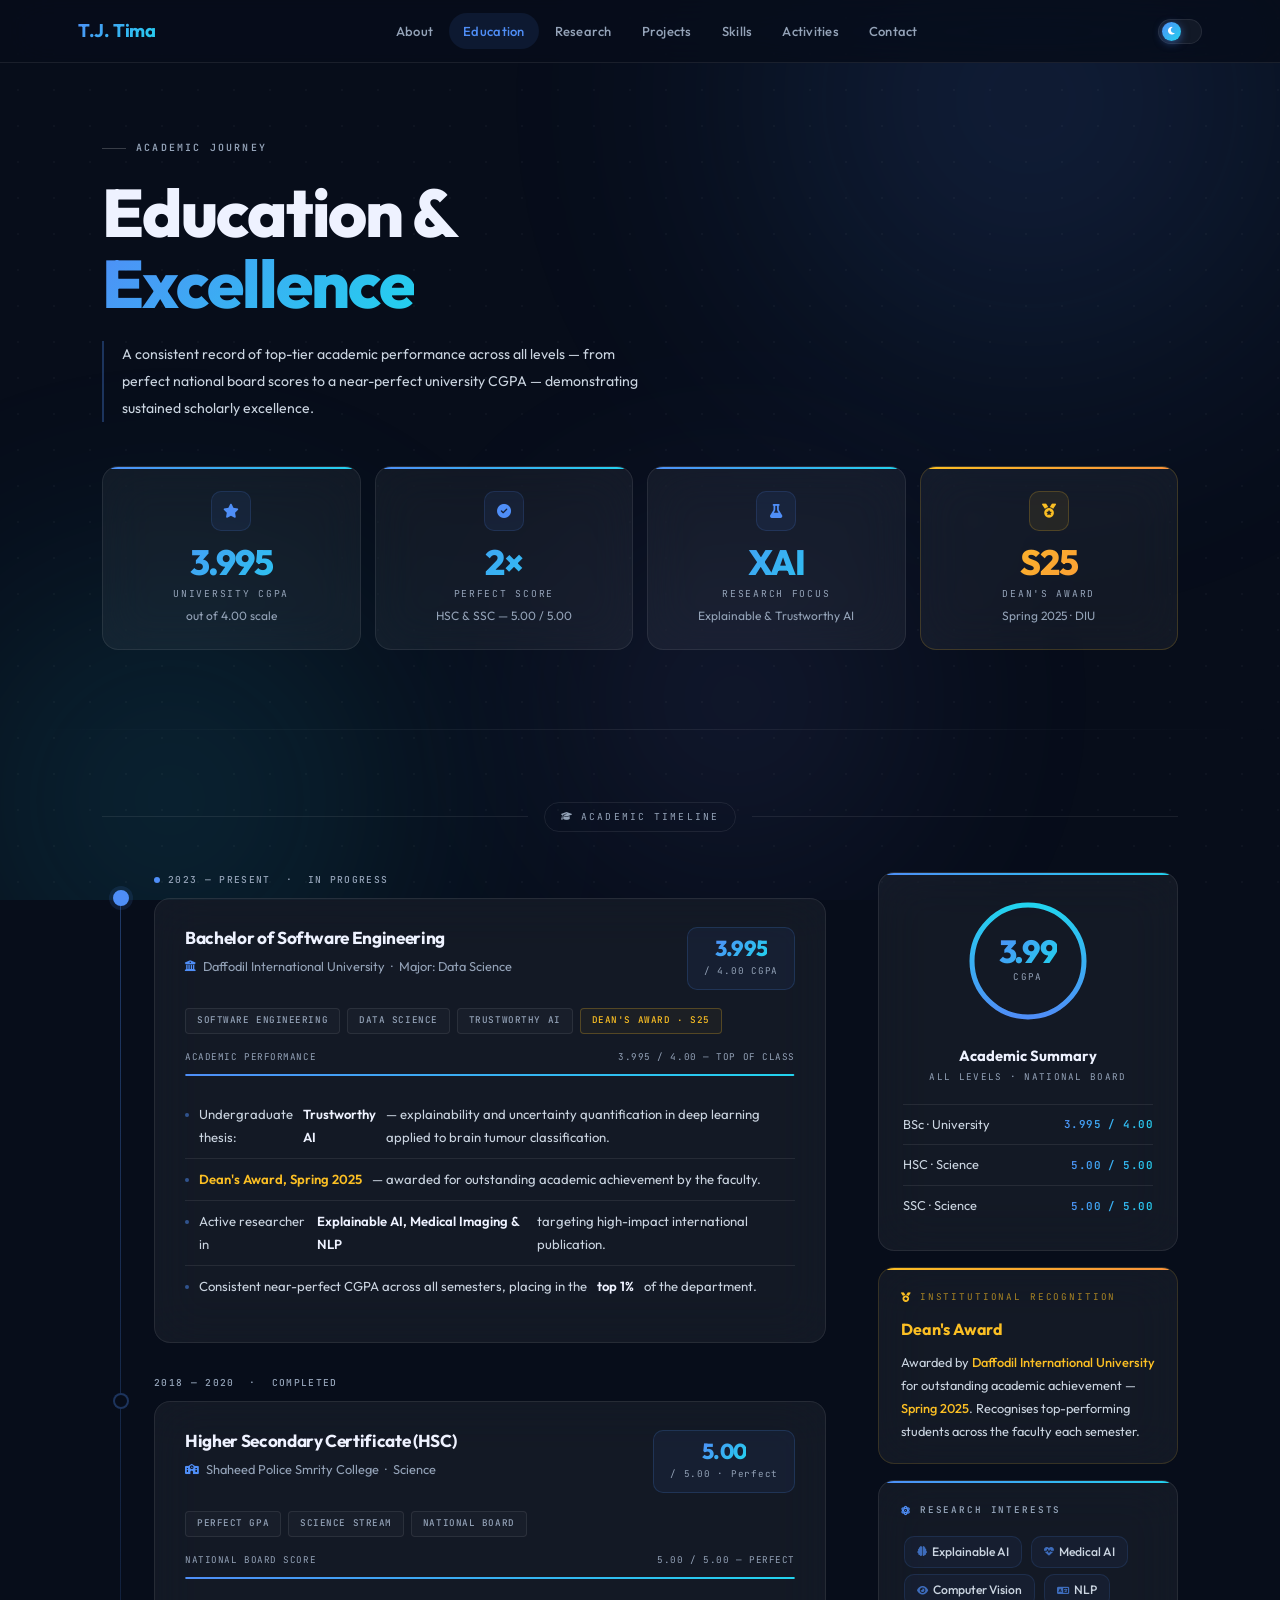
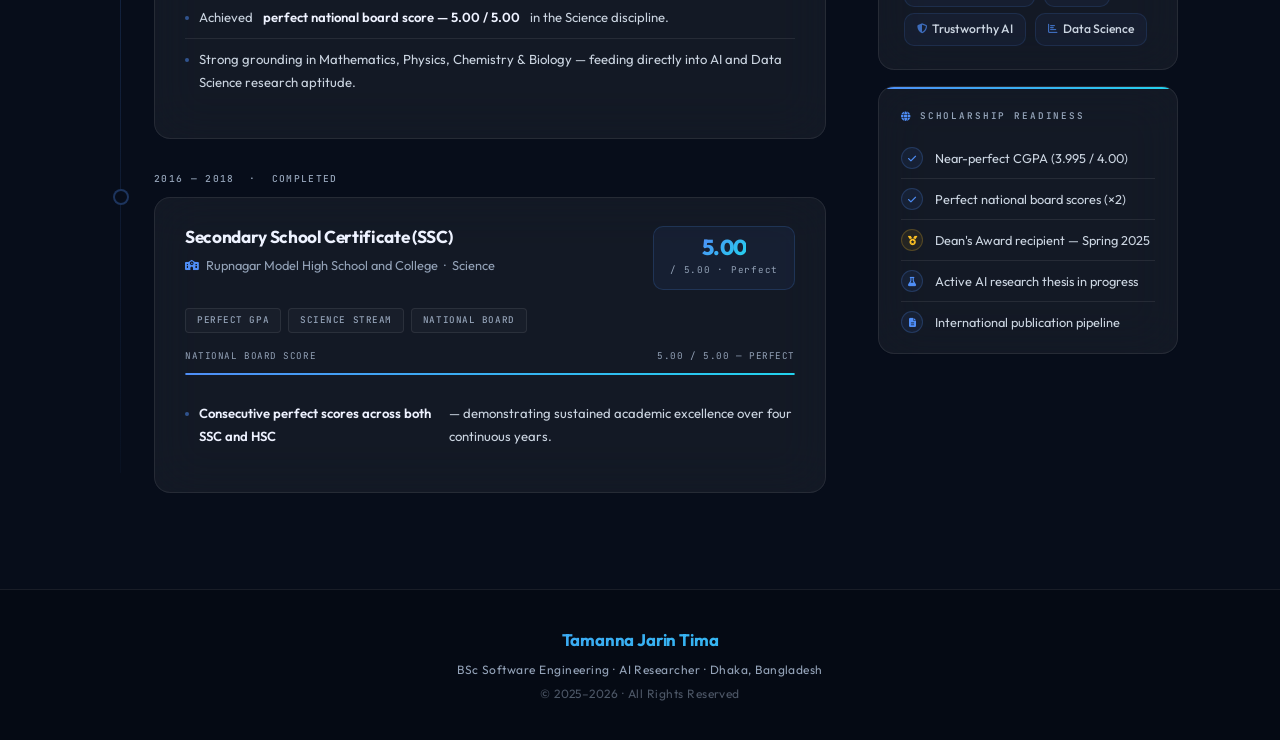
<file: education.html>
<!DOCTYPE html>
<html lang="en" data-theme="dark">
<head>
<meta charset="UTF-8"/>
<meta name="viewport" content="width=device-width, initial-scale=1.0"/>
<title>Education — Tamanna Jarin Tima</title>
<link href="https://cdn.jsdelivr.net/npm/bootstrap@5.3.2/dist/css/bootstrap.min.css" rel="stylesheet"/>
<link rel="stylesheet" href="https://cdnjs.cloudflare.com/ajax/libs/font-awesome/6.5.1/css/all.min.css"/>
<link href="https://fonts.googleapis.com/css2?family=Outfit:wght@300;400;500;600;700;800&family=JetBrains+Mono:wght@400;500;600&display=swap" rel="stylesheet"/>
<link rel="stylesheet" href="variables.css"/>
<style>

/* ═══════════════════════════════════════════════
   EDUCATION PAGE — Professional Academic Portfolio
═══════════════════════════════════════════════ */

/* ── HERO ── */
.hero-section {
  padding: 130px 0 80px;
  position: relative; z-index: 1;
}
.hero-section::after {
  content: ''; position: absolute; bottom: 0; left: 0; right: 0; height: 1px;
  background: linear-gradient(90deg, transparent, var(--border), transparent);
}

.hero-eyebrow {
  display: inline-flex; align-items: center; gap: 10px;
  font-family: 'JetBrains Mono', monospace;
  font-size: 0.62rem; font-weight: 600;
  letter-spacing: 0.22em; text-transform: uppercase;
  color: var(--text-muted); margin-bottom: 20px;
}
.hero-eyebrow::before {
  content: ''; width: 24px; height: 1px; background: var(--border-hover);
}

.hero-title {
  font-family: 'Outfit', sans-serif;
  font-size: clamp(2.6rem, 6.5vw, 4.2rem);
  font-weight: 800; letter-spacing: -0.03em; line-height: 1.06;
  color: var(--text-primary);
}
.hero-title .grad-word {
  background: var(--grad-1);
  -webkit-background-clip: text; -webkit-text-fill-color: transparent; background-clip: text;
}

.hero-subtitle {
  font-family: 'Outfit', sans-serif; font-size: 0.88rem; font-weight: 400;
  color: var(--text-secondary); line-height: 1.9; max-width: 560px;
  margin-top: 22px; padding-left: 18px;
  border-left: 2px solid rgba(79,142,247,0.3);
}

/* ── HERO STAT CARDS ── */
.edu-hero-stats {
  display: grid; grid-template-columns: repeat(4, 1fr);
  gap: 14px; margin-top: 44px;
}
.hero-stat-card {
  position: relative; padding: 24px 20px 22px;
  border-radius: var(--r); background: var(--bg-card);
  border: 1px solid var(--border);
  backdrop-filter: blur(24px); text-align: center; overflow: hidden;
  transition: transform 0.28s ease, border-color 0.28s, box-shadow 0.28s;
}
.hero-stat-card::before {
  content: ''; position: absolute; top: 0; left: 0; right: 0; height: 2px;
  background: var(--grad-1);
}
.hero-stat-card.gold-card { border-color: rgba(251,191,36,0.18); }
.hero-stat-card.gold-card::before { background: var(--grad-3); }
.hero-stat-card:hover {
  transform: translateY(-5px);
  border-color: var(--border-hover);
  box-shadow: 0 16px 40px rgba(0,0,0,0.25);
}
.hero-stat-card.gold-card:hover { border-color: rgba(251,191,36,0.35); }

.stat-icon {
  width: 40px; height: 40px; margin: 0 auto 14px;
  border-radius: var(--rs);
  background: rgba(79,142,247,0.08);
  border: 1px solid rgba(79,142,247,0.15);
  display: flex; align-items: center; justify-content: center;
  color: var(--accent-blue); font-size: 0.88rem;
}
.stat-icon.gold-icon {
  background: rgba(251,191,36,0.08);
  border-color: rgba(251,191,36,0.2);
  color: var(--accent-gold);
}
.stat-num {
  font-family: 'Outfit', sans-serif;
  font-size: clamp(1.5rem, 3vw, 2.2rem);
  font-weight: 800; line-height: 1; letter-spacing: -0.04em;
  background: var(--grad-1);
  -webkit-background-clip: text; -webkit-text-fill-color: transparent; background-clip: text;
  margin-bottom: 6px;
}
.stat-num.gold {
  background: var(--grad-3);
  -webkit-background-clip: text; -webkit-text-fill-color: transparent; background-clip: text;
}
.stat-label {
  font-family: 'JetBrains Mono', monospace;
  font-size: 0.6rem; color: var(--text-muted);
  letter-spacing: 0.18em; text-transform: uppercase; margin-bottom: 4px;
}
.stat-sub {
  font-family: 'Outfit', sans-serif; font-size: 0.75rem;
  color: var(--text-muted); font-weight: 400;
}

/* ── SECTION CHROME ── */
.sec-chrome {
  display: flex; align-items: center; gap: 16px; margin-bottom: 40px;
}
.sec-chrome-line { flex: 1; height: 1px; background: var(--border); }
.sec-chrome-tag {
  font-family: 'JetBrains Mono', monospace; font-size: 0.6rem;
  letter-spacing: 0.22em; text-transform: uppercase;
  color: var(--text-muted); white-space: nowrap;
  padding: 6px 16px; border: 1px solid var(--border); border-radius: 30px;
  display: flex; align-items: center; gap: 7px;
}
.sec-chrome-tag i { font-size: 0.55rem; }

/* ── MAIN GRID ── */
.edu-main-grid {
  display: grid; grid-template-columns: 1fr 300px;
  gap: 52px; align-items: start;
}

/* ── TIMELINE ── */
.timeline-wrap { position: relative; }
.timeline-track {
  position: absolute; left: 18px; top: 20px; bottom: 20px; width: 1px;
  background: linear-gradient(to bottom, rgba(79,142,247,0.35), rgba(79,142,247,0.04));
}
.tl-entry {
  position: relative; padding-left: 52px; margin-bottom: 32px;
}
.tl-entry:last-child { margin-bottom: 0; }

.tl-dot {
  position: absolute; left: 11px; top: 18px;
  width: 16px; height: 16px; border-radius: 50%;
  background: var(--bg-primary);
  border: 2px solid rgba(79,142,247,0.3);
  transition: transform 0.3s, border-color 0.3s;
  z-index: 2;
}
.tl-entry:hover .tl-dot { transform: scale(1.25); border-color: var(--accent-blue); }
.tl-dot.active {
  background: var(--accent-blue); border-color: var(--accent-blue);
  box-shadow: 0 0 0 4px rgba(79,142,247,0.12);
  animation: dotPulse 2.5s ease-in-out infinite;
}
@keyframes dotPulse {
  0%,100% { box-shadow: 0 0 0 4px rgba(79,142,247,0.15); }
  50%      { box-shadow: 0 0 0 10px rgba(79,142,247,0.04); }
}

.tl-year-tag {
  font-family: 'JetBrains Mono', monospace; font-size: 0.6rem;
  font-weight: 500; letter-spacing: 0.14em; text-transform: uppercase;
  color: var(--text-muted); margin-bottom: 10px;
  display: flex; align-items: center; gap: 8px;
}
.status-pip {
  display: inline-block; width: 6px; height: 6px; border-radius: 50%;
  background: var(--accent-blue);
  animation: pipBlink 2s ease-in-out infinite;
  flex-shrink: 0;
}
@keyframes pipBlink { 0%,100%{opacity:1;} 50%{opacity:0.3;} }

/* ── DEGREE CARDS ── */
.degree-card {
  background: var(--bg-card); border: 1px solid var(--border);
  border-radius: var(--r); backdrop-filter: blur(24px);
  padding: 28px 30px; position: relative; overflow: hidden;
  transition: transform 0.28s ease, border-color 0.28s, box-shadow 0.28s;
}
.degree-card::after {
  content: ''; position: absolute; left: 0; top: 0; bottom: 0; width: 2px;
  background: var(--grad-1); opacity: 0;
  transition: opacity 0.28s ease;
}
.degree-card:hover {
  transform: translateX(4px);
  border-color: rgba(79,142,247,0.3);
  box-shadow: -4px 0 0 rgba(79,142,247,0.4), 0 12px 36px rgba(0,0,0,0.22);
}
.degree-card:hover::after { opacity: 1; }

.degree-header {
  display: flex; align-items: flex-start;
  justify-content: space-between; gap: 16px; margin-bottom: 18px;
}
.degree-name {
  font-family: 'Outfit', sans-serif; font-size: 1.08rem;
  font-weight: 700; letter-spacing: -0.02em;
  color: var(--text-primary); line-height: 1.3; margin-bottom: 6px;
}
.degree-inst {
  font-family: 'Outfit', sans-serif; font-size: 0.8rem; font-weight: 400;
  color: var(--text-muted); display: flex; align-items: center; gap: 7px;
}
.degree-inst i { color: var(--accent-blue); font-size: 0.68rem; }

.gpa-chip {
  flex-shrink: 0; display: flex; flex-direction: column; align-items: center;
  background: rgba(79,142,247,0.06); border: 1px solid rgba(79,142,247,0.18);
  border-radius: var(--rs); padding: 10px 16px; min-width: 84px;
}
.gpa-chip .gpa-num {
  font-family: 'Outfit', sans-serif; font-size: 1.35rem; font-weight: 800;
  line-height: 1; letter-spacing: -0.03em;
  background: var(--grad-1);
  -webkit-background-clip: text; -webkit-text-fill-color: transparent; background-clip: text;
}
.gpa-chip .gpa-denom {
  font-family: 'JetBrains Mono', monospace; font-size: 0.58rem;
  color: var(--text-muted); letter-spacing: 0.08em; margin-top: 4px; text-align: center;
}

/* ── TAGS ── */
.tag-row { display: flex; flex-wrap: wrap; gap: 7px; margin: 14px 0; }
.tag {
  font-family: 'JetBrains Mono', monospace; font-size: 0.58rem;
  letter-spacing: 0.06em; padding: 4px 11px; border-radius: 4px;
  border: 1px solid var(--border); font-weight: 500; text-transform: uppercase;
  color: var(--text-muted); background: rgba(255,255,255,0.025);
  transition: border-color 0.2s, color 0.2s, background 0.2s;
}
.tag:hover { border-color: rgba(79,142,247,0.3); color: var(--accent-blue); background: rgba(79,142,247,0.05); }
[data-theme="light"] .tag { background: rgba(0,0,0,0.025); }
.tag-gold {
  color: var(--accent-gold);
  border-color: rgba(251,191,36,0.25);
  background: rgba(251,191,36,0.04);
}
.tag-gold:hover { border-color: rgba(251,191,36,0.45); background: rgba(251,191,36,0.07); }

/* ── GPA PROGRESS BAR ── */
.gpa-bar-wrap { margin-top: 16px; }
.gpa-bar-label {
  display: flex; justify-content: space-between;
  font-family: 'JetBrains Mono', monospace; font-size: 0.58rem;
  color: var(--text-muted); letter-spacing: 0.06em;
  text-transform: uppercase; margin-bottom: 8px;
}
.gpa-bar {
  height: 2px; background: rgba(255,255,255,0.05); border-radius: 4px; overflow: hidden;
}
[data-theme="light"] .gpa-bar { background: rgba(0,0,0,0.06); }
.gpa-bar-fill {
  height: 100%; border-radius: 4px; background: var(--grad-1);
  transform-origin: left; transform: scaleX(0);
  transition: transform 1.2s cubic-bezier(0.22,1,0.36,1);
}

/* ── DEGREE HIGHLIGHTS ── */
.degree-highlights { list-style: none; margin-top: 18px; padding: 0; }
.degree-highlights li {
  font-family: 'Outfit', sans-serif; font-size: 0.82rem; font-weight: 400;
  color: var(--text-secondary); padding: 9px 0; border-bottom: 1px solid var(--border);
  display: flex; align-items: flex-start; gap: 10px; line-height: 1.75;
}
.degree-highlights li:last-child { border-bottom: none; padding-bottom: 0; }
.hi-dot {
  width: 4px; height: 4px; background: rgba(79,142,247,0.5);
  border-radius: 50%; flex-shrink: 0; margin-top: 10px;
}
.hl { color: var(--text-primary); font-weight: 600; }
.hl-gold { color: var(--accent-gold); font-weight: 600; }

/* ════════════════════════════════
   SIDEBAR
════════════════════════════════ */
.edu-sidebar { display: flex; flex-direction: column; gap: 16px; }

/* Shared panel base */
.sidebar-panel {
  border-radius: var(--r); backdrop-filter: blur(24px);
  background: var(--bg-card); border: 1px solid var(--border);
  overflow: hidden; position: relative;
  transition: border-color 0.28s, background 0.28s, box-shadow 0.28s;
}
.sidebar-panel:hover {
  border-color: var(--border-hover);
  background: var(--bg-card-hover);
  box-shadow: 0 10px 32px rgba(0,0,0,0.18);
}
.panel-accent-bar {
  height: 2px; background: var(--grad-1); width: 100%;
}
.panel-accent-bar.gold { background: var(--grad-3); }
.panel-body { padding: 24px; }
.panel-body.compact { padding: 20px 22px; }

.panel-label {
  font-family: 'JetBrains Mono', monospace; font-size: 0.58rem;
  font-weight: 600; letter-spacing: 0.2em; text-transform: uppercase;
  color: var(--text-muted); margin-bottom: 14px;
  display: flex; align-items: center; gap: 7px;
}
.panel-label i { font-size: 0.6rem; color: var(--accent-blue); }
.panel-label i.gold { color: var(--accent-gold); }

/* CGPA Ring */
.cgpa-ring-wrap {
  position: relative; width: 124px; height: 124px; margin: 0 auto 20px;
}
.cgpa-ring-wrap svg { width: 100%; height: 100%; transform: rotate(-90deg); }
.ring-track { fill: none; stroke: rgba(255,255,255,0.05); stroke-width: 5; }
[data-theme="light"] .ring-track { stroke: rgba(0,0,0,0.05); }
.ring-fill {
  fill: none; stroke: url(#ringGrad); stroke-width: 5;
  stroke-linecap: round; stroke-dasharray: 353.4; stroke-dashoffset: 353.4;
  transition: stroke-dashoffset 1.6s cubic-bezier(0.22,1,0.36,1);
}
.ring-fill.animated { stroke-dashoffset: 0.5; }
.ring-center {
  position: absolute; inset: 0;
  display: flex; flex-direction: column; align-items: center; justify-content: center;
}
.ring-num {
  font-family: 'Outfit', sans-serif; font-size: 2rem; font-weight: 800;
  line-height: 1; letter-spacing: -0.04em;
  background: var(--grad-1);
  -webkit-background-clip: text; -webkit-text-fill-color: transparent; background-clip: text;
}
.ring-label {
  font-family: 'JetBrains Mono', monospace; font-size: 0.58rem;
  color: var(--text-muted); letter-spacing: 0.14em; text-transform: uppercase; margin-top: 3px;
}

.cgpa-heading {
  font-family: 'Outfit', sans-serif; font-size: 0.92rem; font-weight: 700;
  color: var(--text-primary); text-align: center; margin-bottom: 2px;
}
.cgpa-sub {
  font-family: 'JetBrains Mono', monospace; font-size: 0.58rem;
  color: var(--text-muted); letter-spacing: 0.14em; text-transform: uppercase;
  text-align: center; margin-bottom: 18px;
}

.score-table { border-top: 1px solid var(--border); }
.score-row {
  display: flex; justify-content: space-between; align-items: center;
  padding: 9px 0; border-bottom: 1px solid var(--border);
}
.score-row:last-child { border-bottom: none; }
.sr-label {
  font-family: 'Outfit', sans-serif; font-size: 0.8rem; font-weight: 400;
  color: var(--text-secondary);
}
.sr-val {
  font-family: 'JetBrains Mono', monospace; font-size: 0.68rem; font-weight: 600;
  letter-spacing: 0.04em;
  background: var(--grad-1);
  -webkit-background-clip: text; -webkit-text-fill-color: transparent; background-clip: text;
}

/* Award panel */
.award-overline {
  font-family: 'JetBrains Mono', monospace; font-size: 0.58rem;
  letter-spacing: 0.2em; text-transform: uppercase;
  color: rgba(251,191,36,0.65); margin-bottom: 10px;
  display: flex; align-items: center; gap: 7px;
}
.award-overline i { font-size: 0.6rem; color: var(--accent-gold); }
.award-name {
  font-family: 'Outfit', sans-serif; font-size: 1rem; font-weight: 700;
  color: var(--accent-gold); margin-bottom: 8px; letter-spacing: -0.01em;
}
.award-body {
  font-family: 'Outfit', sans-serif; font-size: 0.8rem; font-weight: 400;
  color: var(--text-secondary); line-height: 1.8;
}
.award-body strong { color: var(--accent-gold); font-weight: 500; }

/* Research tags */
.rtag {
  display: inline-flex; align-items: center; gap: 5px; margin: 3px;
  font-family: 'Outfit', sans-serif; font-size: 0.76rem; font-weight: 500;
  padding: 5px 12px; border-radius: var(--rs);
  background: rgba(79,142,247,0.05); border: 1px solid rgba(79,142,247,0.14);
  color: var(--text-secondary);
  transition: background 0.2s, border-color 0.2s, color 0.2s;
}
.rtag:hover {
  background: rgba(79,142,247,0.1); border-color: rgba(79,142,247,0.3);
  color: var(--accent-blue);
}
.rtag i { font-size: 0.62rem; color: var(--accent-blue); opacity: 0.7; }

/* Readiness checklist */
.readiness-item {
  display: flex; align-items: center; gap: 12px;
  padding: 9px 0; border-bottom: 1px solid var(--border);
  font-family: 'Outfit', sans-serif; font-size: 0.8rem; font-weight: 400;
  color: var(--text-secondary); line-height: 1.5;
}
.readiness-item:last-child { border-bottom: none; padding-bottom: 0; }
.ri-check {
  width: 22px; height: 22px; border-radius: 50%; flex-shrink: 0;
  display: flex; align-items: center; justify-content: center;
  font-size: 0.58rem;
  background: rgba(79,142,247,0.08); color: var(--accent-blue);
  border: 1px solid rgba(79,142,247,0.22);
}
.ri-check.gold {
  background: rgba(251,191,36,0.08); color: var(--accent-gold);
  border-color: rgba(251,191,36,0.22);
}

/* ── RESPONSIVE ── */
@media (max-width: 1020px) {
  .edu-main-grid { grid-template-columns: 1fr 260px; gap: 36px; }
  .edu-hero-stats { grid-template-columns: repeat(2, 1fr); }
}
@media (max-width: 820px) {
  .edu-main-grid { grid-template-columns: 1fr; }
  .edu-sidebar { display: grid; grid-template-columns: 1fr 1fr; }
  .edu-sidebar .sidebar-panel:first-child { grid-column: 1 / -1; }
}
@media (max-width: 600px) {
  .edu-hero-stats { grid-template-columns: 1fr 1fr; gap: 12px; }
  .degree-header { flex-direction: column; }
  .gpa-chip { align-self: flex-start; }
  .edu-sidebar { grid-template-columns: 1fr; }
  .hero-section { padding: 100px 0 60px; }
}
</style>
</head>
<body>

<!-- ── AMBIENT BACKGROUND ── -->
<div class="bg-scene" aria-hidden="true">
  <div class="orb orb-1"></div>
  <div class="orb orb-2"></div>
  <div class="orb orb-3"></div>
</div>
<div class="bg-dots" aria-hidden="true"></div>
<div id="scroll-progress"></div>

<!-- ── NAVBAR ── -->
<nav id="navbar">
  <div class="nav-inner">
    <a href="index.html" class="nav-brand">T.J. Tima</a>
    <div class="nav-links-wrap">
      <a href="about.html"      class="nav-link-item">About</a>
      <a href="education.html"  class="nav-link-item active">Education</a>
      <a href="research.html"   class="nav-link-item">Research</a>
      <a href="projects.html"   class="nav-link-item">Projects</a>
      <a href="skills.html"     class="nav-link-item">Skills</a>
      <a href="activities.html" class="nav-link-item">Activities</a>
      <a href="contact.html"    class="nav-link-item">Contact</a>
    </div>
    <div class="nav-right">
      <button class="tj-toggle" id="theme-toggle" aria-label="Toggle theme">
        <div class="toggle-thumb"><i class="fas fa-moon tj-icon"></i></div>
      </button>
      <button class="nav-ham" id="nav-ham" aria-label="Open menu" aria-expanded="false">
        <span></span><span></span><span></span>
      </button>
    </div>
  </div>
</nav>

<!-- ── MOBILE NAV ── -->
<div class="mob-nav" id="mob-nav">
  <a href="about.html">     <i class="fas fa-user-circle"    style="width:16px;color:var(--accent-blue)"></i>About</a>
  <a href="education.html"> <i class="fas fa-graduation-cap"  style="width:16px;color:var(--accent-blue)"></i>Education</a>
  <a href="research.html">  <i class="fas fa-flask"           style="width:16px;color:var(--accent-blue)"></i>Research</a>
  <a href="projects.html">  <i class="fas fa-code"            style="width:16px;color:var(--accent-blue)"></i>Projects</a>
  <a href="skills.html">    <i class="fas fa-tools"           style="width:16px;color:var(--accent-blue)"></i>Skills</a>
  <a href="activities.html"><i class="fas fa-star"            style="width:16px;color:var(--accent-blue)"></i>Activities</a>
  <a href="contact.html">   <i class="fas fa-envelope"        style="width:16px;color:var(--accent-blue)"></i>Contact</a>
</div>

<!-- ══ HERO ══ -->
<section class="hero-section">
  <div class="container-main">
    <div class="reveal">
      <div class="hero-eyebrow">Academic Journey</div>
      <h1 class="hero-title">Education &amp;<br><span class="grad-word">Excellence</span></h1>
      <p class="hero-subtitle">
        A consistent record of top-tier academic performance across all levels —
        from perfect national board scores to a near-perfect university CGPA —
        demonstrating sustained scholarly excellence.
      </p>
    </div>

    <div class="edu-hero-stats reveal" style="transition-delay:.1s">

      <div class="hero-stat-card">
        <div class="stat-icon"><i class="fas fa-star"></i></div>
        <div class="stat-num">3.995</div>
        <div class="stat-label">University CGPA</div>
        <div class="stat-sub">out of 4.00 scale</div>
      </div>

      <div class="hero-stat-card">
        <div class="stat-icon"><i class="fas fa-check-circle"></i></div>
        <div class="stat-num">2×</div>
        <div class="stat-label">Perfect Score</div>
        <div class="stat-sub">HSC &amp; SSC — 5.00 / 5.00</div>
      </div>

      <div class="hero-stat-card">
        <div class="stat-icon"><i class="fas fa-flask"></i></div>
        <div class="stat-num">XAI</div>
        <div class="stat-label">Research Focus</div>
        <div class="stat-sub">Explainable &amp; Trustworthy AI</div>
      </div>

      <div class="hero-stat-card gold-card">
        <div class="stat-icon gold-icon"><i class="fas fa-medal"></i></div>
        <div class="stat-num gold">S25</div>
        <div class="stat-label">Dean's Award</div>
        <div class="stat-sub">Spring 2025 · DIU</div>
      </div>

    </div>
  </div>
</section>

<!-- ══ MAIN CONTENT ══ -->
<section id="education" class="section" style="padding-top:72px; padding-bottom:96px;">
  <div class="container-main">

    <div class="sec-chrome reveal">
      <div class="sec-chrome-line"></div>
      <div class="sec-chrome-tag">
        <i class="fas fa-graduation-cap"></i>
        Academic Timeline
      </div>
      <div class="sec-chrome-line"></div>
    </div>

    <div class="edu-main-grid">

      <!-- ── LEFT: Timeline ── -->
      <div class="timeline-wrap reveal-l">
        <div class="timeline-track"></div>

        <!-- ① BSE -->
        <div class="tl-entry">
          <div class="tl-dot active"></div>
          <div class="tl-year-tag">
            <span class="status-pip"></span>
            2023 — Present &nbsp;·&nbsp; In Progress
          </div>
          <div class="degree-card">
            <div class="degree-header">
              <div>
                <div class="degree-name">Bachelor of Software Engineering</div>
                <div class="degree-inst">
                  <i class="fas fa-university"></i>
                  Daffodil International University &nbsp;·&nbsp; Major: Data Science
                </div>
              </div>
              <div class="gpa-chip">
                <span class="gpa-num">3.995</span>
                <span class="gpa-denom">/ 4.00 CGPA</span>
              </div>
            </div>

            <div class="tag-row">
              <span class="tag">Software Engineering</span>
              <span class="tag">Data Science</span>
              <span class="tag">Trustworthy AI</span>
              <span class="tag tag-gold">Dean's Award · S25</span>
            </div>

            <div class="gpa-bar-wrap">
              <div class="gpa-bar-label">
                <span>Academic Performance</span>
                <span>3.995 / 4.00 — Top of Class</span>
              </div>
              <div class="gpa-bar">
                <div class="gpa-bar-fill" style="--bar-w:0.99875"></div>
              </div>
            </div>

            <ul class="degree-highlights">
              <li>
                <div class="hi-dot"></div>
                Undergraduate thesis: <span class="hl">Trustworthy AI</span> — explainability and uncertainty quantification in deep learning applied to brain tumour classification.
              </li>
              <li>
                <div class="hi-dot"></div>
                <span class="hl-gold">Dean's Award, Spring 2025</span> — awarded for outstanding academic achievement by the faculty.
              </li>
              <li>
                <div class="hi-dot"></div>
                Active researcher in <span class="hl">Explainable AI, Medical Imaging &amp; NLP</span> targeting high-impact international publication.
              </li>
              <li>
                <div class="hi-dot"></div>
                Consistent near-perfect CGPA across all semesters, placing in the <span class="hl">top 1%</span> of the department.
              </li>
            </ul>
          </div>
        </div>

        <!-- ② HSC -->
        <div class="tl-entry">
          <div class="tl-dot"></div>
          <div class="tl-year-tag">2018 — 2020 &nbsp;·&nbsp; Completed</div>
          <div class="degree-card">
            <div class="degree-header">
              <div>
                <div class="degree-name">Higher Secondary Certificate (HSC)</div>
                <div class="degree-inst">
                  <i class="fas fa-school"></i>
                  Shaheed Police Smrity College &nbsp;·&nbsp; Science
                </div>
              </div>
              <div class="gpa-chip">
                <span class="gpa-num">5.00</span>
                <span class="gpa-denom">/ 5.00 · Perfect</span>
              </div>
            </div>

            <div class="tag-row">
              <span class="tag">Perfect GPA</span>
              <span class="tag">Science Stream</span>
              <span class="tag">National Board</span>
            </div>

            <div class="gpa-bar-wrap">
              <div class="gpa-bar-label">
                <span>National Board Score</span>
                <span>5.00 / 5.00 — Perfect</span>
              </div>
              <div class="gpa-bar">
                <div class="gpa-bar-fill" style="--bar-w:1.0"></div>
              </div>
            </div>

            <ul class="degree-highlights">
              <li>
                <div class="hi-dot"></div>
                Achieved <span class="hl">perfect national board score — 5.00 / 5.00</span> in the Science discipline.
              </li>
              <li>
                <div class="hi-dot"></div>
                Strong grounding in Mathematics, Physics, Chemistry &amp; Biology — feeding directly into AI and Data Science research aptitude.
              </li>
            </ul>
          </div>
        </div>

        <!-- ③ SSC -->
        <div class="tl-entry">
          <div class="tl-dot"></div>
          <div class="tl-year-tag">2016 — 2018 &nbsp;·&nbsp; Completed</div>
          <div class="degree-card">
            <div class="degree-header">
              <div>
                <div class="degree-name">Secondary School Certificate (SSC)</div>
                <div class="degree-inst">
                  <i class="fas fa-school"></i>
                  Rupnagar Model High School and College &nbsp;·&nbsp; Science
                </div>
              </div>
              <div class="gpa-chip">
                <span class="gpa-num">5.00</span>
                <span class="gpa-denom">/ 5.00 · Perfect</span>
              </div>
            </div>

            <div class="tag-row">
              <span class="tag">Perfect GPA</span>
              <span class="tag">Science Stream</span>
              <span class="tag">National Board</span>
            </div>

            <div class="gpa-bar-wrap">
              <div class="gpa-bar-label">
                <span>National Board Score</span>
                <span>5.00 / 5.00 — Perfect</span>
              </div>
              <div class="gpa-bar">
                <div class="gpa-bar-fill" style="--bar-w:1.0"></div>
              </div>
            </div>

            <ul class="degree-highlights">
              <li>
                <div class="hi-dot"></div>
                <span class="hl">Consecutive perfect scores across both SSC and HSC</span> — demonstrating sustained academic excellence over four continuous years.
              </li>
            </ul>
          </div>
        </div>

      </div><!-- /timeline-wrap -->

      <!-- ── RIGHT: Sidebar ── -->
      <div class="edu-sidebar reveal-r">

        <!-- CGPA Ring Panel -->
        <div class="sidebar-panel">
          <div class="panel-accent-bar"></div>
          <div class="panel-body" style="text-align:center;">
            <div class="cgpa-ring-wrap">
              <svg viewBox="0 0 124 124">
                <defs>
                  <linearGradient id="ringGrad" x1="0%" y1="0%" x2="100%" y2="0%">
                    <stop offset="0%" stop-color="#4f8ef7"/>
                    <stop offset="100%" stop-color="#22d3ee"/>
                  </linearGradient>
                </defs>
                <circle class="ring-track" cx="62" cy="62" r="56"/>
                <circle class="ring-fill"  cx="62" cy="62" r="56"/>
              </svg>
              <div class="ring-center">
                <div class="ring-num">3.99</div>
                <div class="ring-label">CGPA</div>
              </div>
            </div>
            <div class="cgpa-heading">Academic Summary</div>
            <div class="cgpa-sub">All Levels · National Board</div>
            <div class="score-table">
              <div class="score-row">
                <span class="sr-label">BSc · University</span>
                <span class="sr-val">3.995 / 4.00</span>
              </div>
              <div class="score-row">
                <span class="sr-label">HSC · Science</span>
                <span class="sr-val">5.00 / 5.00</span>
              </div>
              <div class="score-row">
                <span class="sr-label">SSC · Science</span>
                <span class="sr-val">5.00 / 5.00</span>
              </div>
            </div>
          </div>
        </div>

        <!-- Dean's Award Panel -->
        <div class="sidebar-panel" style="border-color:rgba(251,191,36,0.15);">
          <div class="panel-accent-bar gold"></div>
          <div class="panel-body compact">
            <div class="award-overline">
              <i class="fas fa-medal"></i>Institutional Recognition
            </div>
            <div class="award-name">Dean's Award</div>
            <div class="award-body">
              Awarded by <strong>Daffodil International University</strong> for outstanding academic achievement — <strong>Spring 2025</strong>. Recognises top-performing students across the faculty each semester.
            </div>
          </div>
        </div>

        <!-- Research Interests Panel -->
        <div class="sidebar-panel">
          <div class="panel-accent-bar"></div>
          <div class="panel-body compact">
            <div class="panel-label">
              <i class="fas fa-atom"></i>Research Interests
            </div>
            <div>
              <span class="rtag"><i class="fas fa-brain"></i>Explainable AI</span>
              <span class="rtag"><i class="fas fa-heartbeat"></i>Medical AI</span>
              <span class="rtag"><i class="fas fa-eye"></i>Computer Vision</span>
              <span class="rtag"><i class="fas fa-language"></i>NLP</span>
              <span class="rtag"><i class="fas fa-shield-alt"></i>Trustworthy AI</span>
              <span class="rtag"><i class="fas fa-chart-bar"></i>Data Science</span>
            </div>
          </div>
        </div>

        <!-- Scholarship Readiness Panel -->
        <div class="sidebar-panel">
          <div class="panel-accent-bar"></div>
          <div class="panel-body compact">
            <div class="panel-label">
              <i class="fas fa-globe"></i>Scholarship Readiness
            </div>
            <div class="readiness-item">
              <div class="ri-check"><i class="fas fa-check"></i></div>
              Near-perfect CGPA (3.995 / 4.00)
            </div>
            <div class="readiness-item">
              <div class="ri-check"><i class="fas fa-check"></i></div>
              Perfect national board scores (×2)
            </div>
            <div class="readiness-item">
              <div class="ri-check gold"><i class="fas fa-medal"></i></div>
              Dean's Award recipient — Spring 2025
            </div>
            <div class="readiness-item">
              <div class="ri-check"><i class="fas fa-flask"></i></div>
              Active AI research thesis in progress
            </div>
            <div class="readiness-item">
              <div class="ri-check"><i class="fas fa-file-alt"></i></div>
              International publication pipeline
            </div>
          </div>
        </div>

      </div><!-- /edu-sidebar -->
    </div><!-- /edu-main-grid -->
  </div>
</section>

<!-- ── FOOTER ── -->
<footer>
  <div class="container-main">
    <div class="footer-name">Tamanna Jarin Tima</div>
    <div class="footer-meta">BSc Software Engineering · AI Researcher · Dhaka, Bangladesh</div>
    <div class="footer-meta" style="margin-top:4px;opacity:0.5;">© 2025–2026 · All Rights Reserved</div>
  </div>
</footer>

<script src="https://cdn.jsdelivr.net/npm/bootstrap@5.3.2/dist/js/bootstrap.bundle.min.js"></script>
<script src="shared.js"></script>
<script>
document.addEventListener('DOMContentLoaded', function () {

  /* ── GPA bar animation ── */
  function animateBarsIn(container) {
    container.querySelectorAll('.gpa-bar-fill').forEach(function (bar) {
      var w = parseFloat(bar.style.getPropertyValue('--bar-w') || '1');
      bar.style.transform = 'scaleX(0)';
      requestAnimationFrame(function () {
        requestAnimationFrame(function () {
          bar.style.transform = 'scaleX(' + w + ')';
        });
      });
    });
  }

  /* Watch reveal elements becoming visible */
  var revealEls = document.querySelectorAll('.reveal, .reveal-l, .reveal-r');
  var mo = new MutationObserver(function (mutations) {
    mutations.forEach(function (m) {
      if (m.attributeName === 'class' && m.target.classList.contains('vis'))
        animateBarsIn(m.target);
    });
  });
  revealEls.forEach(function (el) {
    mo.observe(el, { attributes: true });
    if (el.classList.contains('vis')) animateBarsIn(el);
  });

  /* ── CGPA ring animation ── */
  var ring = document.querySelector('.ring-fill');
  if (ring && 'IntersectionObserver' in window) {
    new IntersectionObserver(function (entries) {
      if (entries[0].isIntersecting) {
        requestAnimationFrame(function () {
          requestAnimationFrame(function () {
            ring.classList.add('animated');
          });
        });
      }
    }, { threshold: 0.3 }).observe(ring);
  }

});
</script>
</body>
</html>
</file>
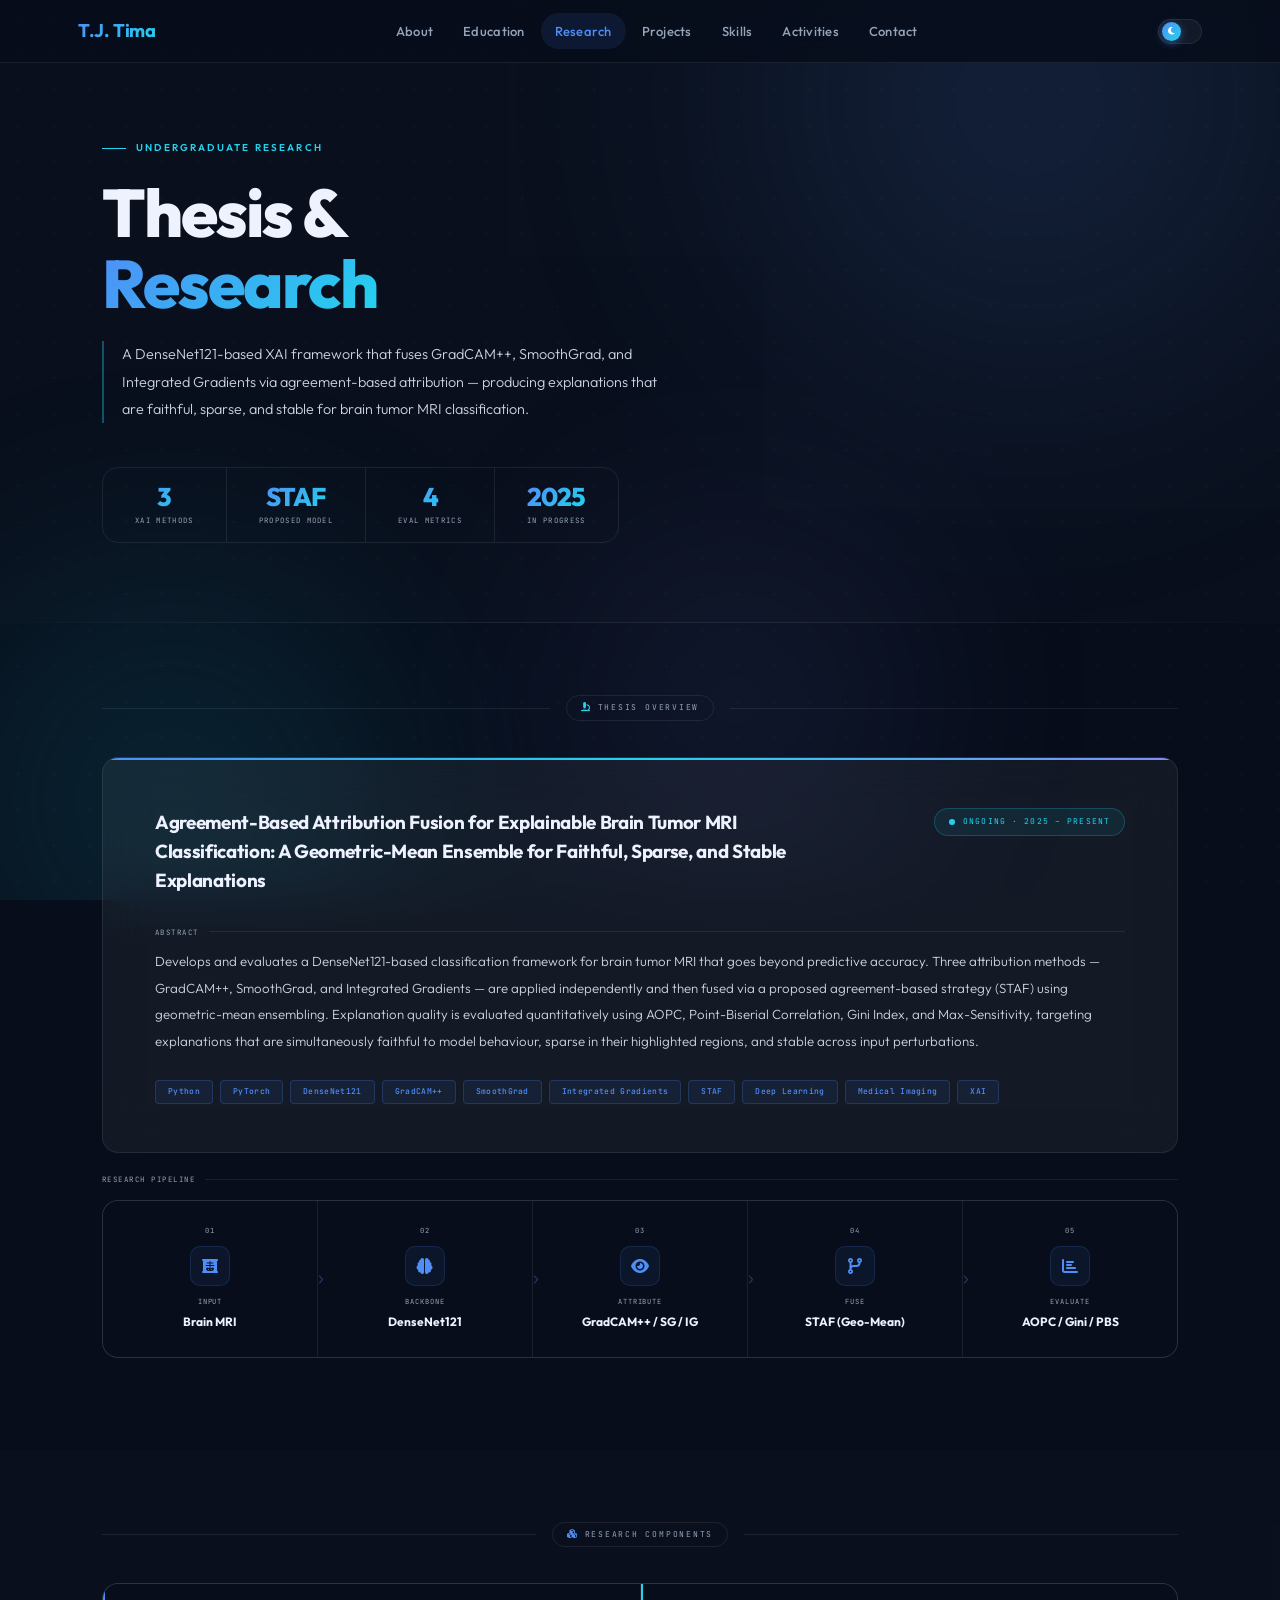
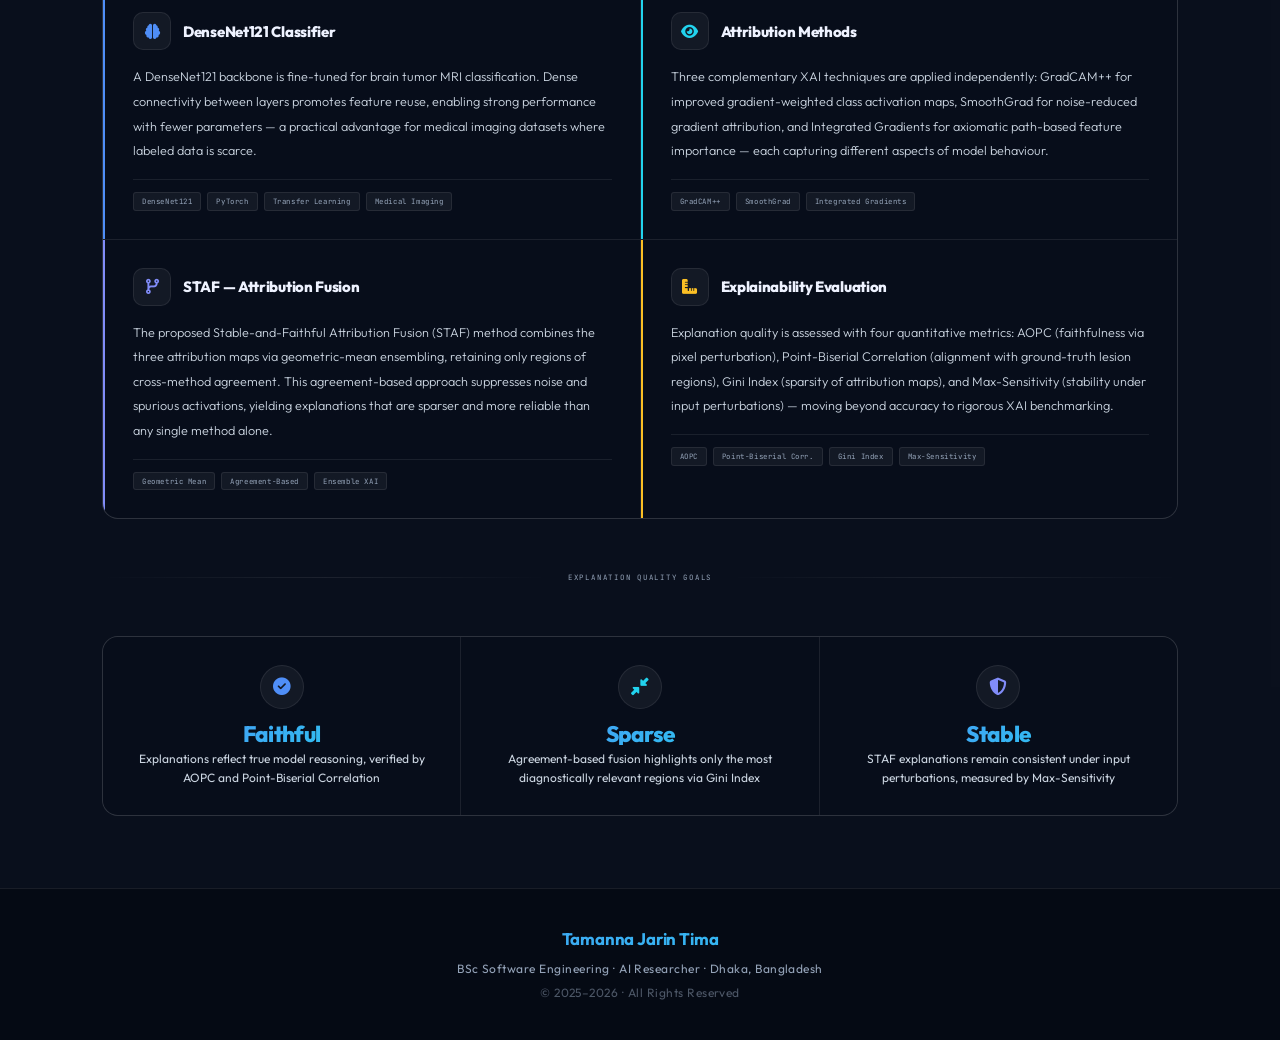
<file: research.html>
<!DOCTYPE html>
<html lang="en" data-theme="dark">
<head>
<meta charset="UTF-8"/>
<meta name="viewport" content="width=device-width, initial-scale=1.0"/>
<title>Research — Tamanna Jarin Tima</title>
<link href="https://cdn.jsdelivr.net/npm/bootstrap@5.3.2/dist/css/bootstrap.min.css" rel="stylesheet"/>
<link rel="stylesheet" href="https://cdnjs.cloudflare.com/ajax/libs/font-awesome/6.5.1/css/all.min.css"/>
<link rel="stylesheet" href="variables.css"/>
<style>
/* ─────────────────────────────────────────
   research.css — page-specific styles only
   All tokens inherited from variables.css
───────────────────────────────────────── */

.section-alt { background: rgba(255,255,255,0.012); }
[data-theme="light"] .section-alt { background: rgba(15,30,60,0.022); }

/* ── HERO ── */
.hero-section { padding: 130px 0 80px; position: relative; z-index: 1; }
.hero-section::after {
  content: ''; position: absolute; bottom: 0; left: 0; right: 0; height: 1px;
  background: linear-gradient(90deg, transparent 0%, var(--border) 30%, var(--border) 70%, transparent 100%);
}
.hero-eyebrow {
  display: inline-flex; align-items: center; gap: 10px;
  font-family: 'Outfit', sans-serif; font-size: 0.62rem;
  font-weight: 600; letter-spacing: 0.22em; text-transform: uppercase;
  color: var(--accent-cyan); margin-bottom: 20px;
}
.hero-eyebrow::before { content:''; width: 24px; height: 1.5px; background: var(--accent-cyan); }
.hero-title {
  font-family: 'Outfit', sans-serif;
  font-size: clamp(2.6rem, 6.5vw, 4.2rem);
  font-weight: 800; letter-spacing: -0.03em; line-height: 1.06;
  color: var(--text-primary); margin-bottom: 0;
}
.hero-title .grad-word {
  background: var(--grad-1);
  -webkit-background-clip: text; -webkit-text-fill-color: transparent; background-clip: text;
}
.hero-subtitle {
  font-family: 'Outfit', sans-serif; font-size: 0.9rem;
  font-weight: 300; color: var(--text-secondary);
  line-height: 1.9; max-width: 560px;
  margin-top: 22px; padding-left: 18px;
  border-left: 2px solid rgba(34,211,238,0.35);
}

/* Stat row */
.stat-row {
  display: flex; align-items: center; gap: 0;
  margin-top: 44px; border: 1px solid var(--border);
  border-radius: var(--r); overflow: hidden; width: fit-content;
}
.stat-item { padding: 16px 32px; border-right: 1px solid var(--border); text-align: center; min-width: 110px; }
.stat-item:last-child { border-right: none; }
.stat-num {
  font-family: 'Outfit', sans-serif; font-size: 1.6rem;
  font-weight: 800; letter-spacing: -0.04em;
  background: var(--grad-1);
  -webkit-background-clip: text; -webkit-text-fill-color: transparent; background-clip: text;
  line-height: 1; margin-bottom: 4px;
}
.stat-label {
  font-family: 'JetBrains Mono', monospace; font-size: 0.46rem;
  letter-spacing: 0.18em; text-transform: uppercase; color: var(--text-muted);
}

/* ── SECTION CHROME ── */
.sec-chrome { display: flex; align-items: center; gap: 16px; margin-bottom: 36px; }
.sec-chrome-line { flex: 1; height: 1px; background: var(--border); }
.sec-chrome-tag {
  font-family: 'JetBrains Mono', monospace; font-size: 0.5rem;
  letter-spacing: 0.22em; text-transform: uppercase;
  color: var(--text-muted); white-space: nowrap;
  padding: 5px 14px; border: 1px solid var(--border); border-radius: 30px;
}

/* ── THESIS CARD ── */
.thesis-card {
  border-radius: var(--r);
  border: 1px solid var(--border);
  background: var(--bg-card);
  backdrop-filter: blur(24px);
  overflow: hidden;
  transition: border-color 0.3s, background 0.3s, box-shadow 0.3s;
  position: relative;
  margin-bottom: 20px;
}
.thesis-card:hover {
  border-color: var(--border-hover);
  background: var(--bg-card-hover);
  box-shadow: var(--shadow-sm);
}
.thesis-card-top-bar {
  height: 2px;
  background: linear-gradient(90deg, var(--accent-blue), var(--accent-cyan), var(--accent-purple));
}
.thesis-card-inner {
  padding: clamp(28px,5vw,48px) clamp(26px,5vw,52px);
}

/* Header row */
.tc-head { display: flex; align-items: flex-start; justify-content: space-between; gap: 24px; margin-bottom: 22px; flex-wrap: wrap; }
.tc-status {
  display: inline-flex; align-items: center; gap: 8px;
  font-family: 'JetBrains Mono', monospace; font-size: 0.5rem;
  letter-spacing: 0.14em; text-transform: uppercase;
  color: var(--accent-cyan); background: rgba(34,211,238,0.08);
  border: 1px solid rgba(34,211,238,0.22);
  padding: 6px 14px; border-radius: 30px; white-space: nowrap; flex-shrink: 0;
}
.tc-status-dot { width: 6px; height: 6px; border-radius: 50%; background: var(--accent-cyan); animation: pulse 2s infinite; }
.tc-title {
  font-family: 'Outfit', sans-serif; font-size: clamp(0.98rem, 2.4vw, 1.18rem);
  font-weight: 700; letter-spacing: -0.018em;
  color: var(--text-primary); line-height: 1.55; max-width: 700px;
}

/* Abstract */
.tc-abstract-label {
  font-family: 'JetBrains Mono', monospace; font-size: 0.46rem;
  letter-spacing: 0.2em; text-transform: uppercase;
  color: var(--text-muted); margin-bottom: 10px;
  display: flex; align-items: center; gap: 10px;
}
.tc-abstract-label::after { content: ''; flex: 1; height: 1px; background: var(--border); }
.tc-abstract {
  font-family: 'Outfit', sans-serif; font-size: 0.83rem;
  font-weight: 300; color: var(--text-secondary);
  line-height: 2; margin-bottom: 26px;
}

/* Tags */
.tc-tags { display: flex; flex-wrap: wrap; gap: 7px; }
.tc-tag {
  font-family: 'JetBrains Mono', monospace; font-size: 0.5rem;
  color: var(--accent-blue); background: rgba(79,142,247,0.08);
  border: 1px solid rgba(79,142,247,0.2);
  border-radius: 4px; padding: 4px 12px; font-weight: 500;
  letter-spacing: 0.04em;
  transition: background 0.2s, border-color 0.2s;
}
.tc-tag:hover { background: rgba(79,142,247,0.14); border-color: rgba(79,142,247,0.4); }

/* ── METHODOLOGY PIPELINE ── */
.pipeline-wrap { margin-bottom: 20px; }
.pipeline-label {
  font-family: 'JetBrains Mono', monospace; font-size: 0.46rem;
  letter-spacing: 0.2em; text-transform: uppercase;
  color: var(--text-muted); margin-bottom: 14px;
  display: flex; align-items: center; gap: 10px;
}
.pipeline-label::after { content: ''; flex: 1; height: 1px; background: var(--border); }

.pipeline {
  display: grid; grid-template-columns: repeat(5, 1fr);
  border: 1px solid var(--border); border-radius: var(--r);
  overflow: hidden; background: var(--border); gap: 1px;
}
.pipe-step {
  padding: 24px 14px; text-align: center;
  background: var(--bg-primary);
  transition: background 0.25s;
  position: relative;
}
[data-theme="light"] .pipe-step { background: #f5f7ff; }
.pipe-step:hover { background: rgba(79,142,247,0.07); }

.pipe-step::after {
  content: '›'; position: absolute; right: -9px; top: 50%;
  transform: translateY(-50%);
  font-size: 1rem; color: var(--accent-blue); opacity: 0.35; z-index: 2;
  font-family: 'JetBrains Mono', monospace;
}
.pipe-step:last-child::after { display: none; }

.ps-num {
  font-family: 'JetBrains Mono', monospace; font-size: 0.44rem;
  color: var(--text-muted); letter-spacing: 0.1em; margin-bottom: 10px;
}
.ps-icon-wrap {
  width: 40px; height: 40px; margin: 0 auto 10px;
  border-radius: var(--rs); background: rgba(79,142,247,0.08);
  border: 1px solid rgba(79,142,247,0.15);
  display: flex; align-items: center; justify-content: center;
}
.ps-icon-wrap i { font-size: 1rem; color: var(--accent-blue); }
.ps-label {
  font-family: 'JetBrains Mono', monospace; font-size: 0.44rem;
  letter-spacing: 0.14em; text-transform: uppercase;
  color: var(--text-muted); margin-bottom: 4px;
}
.ps-name {
  font-family: 'Outfit', sans-serif; font-size: 0.75rem;
  font-weight: 700; color: var(--text-primary);
}

/* ── DETAIL CARDS GRID ── */
.detail-grid { display: grid; grid-template-columns: 1fr 1fr; gap: 1px; background: var(--border); border: 1px solid var(--border); border-radius: var(--r); overflow: hidden; }

.detail-card {
  padding: 28px 28px;
  background: var(--bg-primary);
  border-left: 2.5px solid transparent;
  transition: background 0.25s;
  position: relative;
}
[data-theme="light"] .detail-card { background: #f5f7ff; }
.detail-card:hover { background: var(--bg-secondary); }
.detail-card--blue  { border-left-color: var(--accent-blue); }
.detail-card--cyan  { border-left-color: var(--accent-cyan); }
.detail-card--purple{ border-left-color: var(--accent-purple); }
.detail-card--gold  { border-left-color: var(--accent-gold); }

.dc-icon-row { display: flex; align-items: center; gap: 12px; margin-bottom: 14px; }
.dc-icon-box {
  width: 38px; height: 38px; border-radius: var(--rs);
  border: 1px solid var(--border);
  display: flex; align-items: center; justify-content: center;
  background: var(--bg-card); flex-shrink: 0;
}
.dc-icon-box i { font-size: 0.95rem; }
.detail-card--blue  .dc-icon-box i { color: var(--accent-blue); }
.detail-card--cyan  .dc-icon-box i { color: var(--accent-cyan); }
.detail-card--purple .dc-icon-box i { color: var(--accent-purple); }
.detail-card--gold  .dc-icon-box i { color: var(--accent-gold); }

.dc-title {
  font-family: 'Outfit', sans-serif; font-size: 0.93rem;
  font-weight: 800; letter-spacing: -0.02em; color: var(--text-primary);
}
.dc-body {
  font-family: 'Outfit', sans-serif; font-size: 0.79rem;
  font-weight: 300; color: var(--text-secondary);
  line-height: 1.95; margin-bottom: 16px;
}
.dc-footer {
  font-family: 'JetBrains Mono', monospace; font-size: 0.46rem;
  letter-spacing: 0.08em; color: var(--text-muted);
  border-top: 1px solid var(--border); padding-top: 12px;
  display: flex; flex-wrap: wrap; gap: 6px;
}
.dc-footer-chip {
  background: var(--bg-card); border: 1px solid var(--border);
  border-radius: 3px; padding: 2px 8px;
}

/* ── RESEARCH IMPACT ── */
.impact-row {
  display: grid; grid-template-columns: repeat(3, 1fr);
  gap: 1px; background: var(--border);
  border: 1px solid var(--border); border-radius: var(--r);
  overflow: hidden; margin-top: 20px;
}
.impact-cell {
  padding: 28px 24px; background: var(--bg-primary);
  transition: background 0.25s; text-align: center;
}
[data-theme="light"] .impact-cell { background: #f5f7ff; }
.impact-cell:hover { background: var(--bg-secondary); }
.impact-icon {
  width: 44px; height: 44px; border-radius: 50%;
  background: var(--bg-card); border: 1px solid var(--border);
  display: flex; align-items: center; justify-content: center;
  margin: 0 auto 14px; font-size: 1.1rem;
}
.impact-val {
  font-family: 'Outfit', sans-serif; font-size: 1.4rem;
  font-weight: 800; letter-spacing: -0.03em;
  background: var(--grad-1);
  -webkit-background-clip: text; -webkit-text-fill-color: transparent; background-clip: text;
  margin-bottom: 4px; line-height: 1;
}
.impact-desc {
  font-family: 'Outfit', sans-serif; font-size: 0.75rem;
  font-weight: 400; color: var(--text-secondary); line-height: 1.6;
}

/* ── FANCY DIVIDER ── */
.fancy-divider { display: flex; align-items: center; gap: 20px; margin: 52px 0; }
.fancy-divider::before, .fancy-divider::after {
  content: ''; flex: 1; height: 1px;
  background: linear-gradient(90deg, transparent, var(--border), transparent);
}
.fancy-divider-label {
  font-family: 'JetBrains Mono', monospace; font-size: 0.46rem;
  letter-spacing: 0.24em; text-transform: uppercase;
  color: var(--text-muted); white-space: nowrap;
}

/* ── RESPONSIVE ── */
@media (max-width: 900px) {
  .pipeline { grid-template-columns: repeat(3, 1fr); }
  .detail-grid { grid-template-columns: 1fr; }
  .impact-row { grid-template-columns: 1fr 1fr; }
  .stat-row { flex-wrap: wrap; width: 100%; }
  .stat-item { flex: 1; min-width: 90px; }
  .tc-head { flex-direction: column; gap: 12px; }
}
@media (max-width: 560px) {
  .pipeline { grid-template-columns: 1fr 1fr; }
  .pipe-step::after { display: none; }
  .impact-row { grid-template-columns: 1fr; }
  .hero-section { padding: 100px 0 60px; }
  .stat-row { width: 100%; }
}
</style>
</head>
<body>

<div class="bg-scene" aria-hidden="true">
  <div class="orb orb-1"></div><div class="orb orb-2"></div><div class="orb orb-3"></div>
</div>
<div class="bg-dots" aria-hidden="true"></div>
<div id="scroll-progress"></div>

<!-- ══ NAVBAR ══ -->
<nav id="navbar">
  <div class="nav-inner">
    <a href="index.html" class="nav-brand">T.J. Tima</a>
    <div class="nav-links-wrap">
      <a href="about.html"      class="nav-link-item">About</a>
      <a href="education.html"  class="nav-link-item">Education</a>
      <a href="research.html"   class="nav-link-item active">Research</a>
      <a href="projects.html"   class="nav-link-item">Projects</a>
      <a href="skills.html"     class="nav-link-item">Skills</a>
      <a href="activities.html" class="nav-link-item">Activities</a>
      <a href="contact.html"    class="nav-link-item">Contact</a>
    </div>
    <div class="nav-right">
      <button class="tj-toggle" id="theme-toggle" aria-label="Toggle theme">
        <div class="toggle-thumb"><i class="fas fa-moon tj-icon"></i></div>
      </button>
      <button class="nav-ham" id="nav-ham" aria-label="Open menu" aria-expanded="false">
        <span></span><span></span><span></span>
      </button>
    </div>
  </div>
</nav>
<div class="mob-nav" id="mob-nav">
  <a href="about.html"><i class="fas fa-user-circle" style="width:16px;color:var(--accent-blue)"></i>About</a>
  <a href="education.html"><i class="fas fa-graduation-cap" style="width:16px;color:var(--accent-blue)"></i>Education</a>
  <a href="research.html"><i class="fas fa-flask" style="width:16px;color:var(--accent-blue)"></i>Research</a>
  <a href="projects.html"><i class="fas fa-code" style="width:16px;color:var(--accent-blue)"></i>Projects</a>
  <a href="skills.html"><i class="fas fa-tools" style="width:16px;color:var(--accent-blue)"></i>Skills</a>
  <a href="activities.html"><i class="fas fa-star" style="width:16px;color:var(--accent-blue)"></i>Activities</a>
  <a href="contact.html"><i class="fas fa-envelope" style="width:16px;color:var(--accent-blue)"></i>Contact</a>
</div>

<!-- ══ HERO ══ -->
<section class="hero-section section-alt">
  <div class="container-main">
    <div class="reveal">
      <div class="hero-eyebrow">Undergraduate Research</div>
      <h1 class="hero-title">Thesis &amp;<br><span class="grad-word">Research</span></h1>
      <p class="hero-subtitle">A DenseNet121-based XAI framework that fuses GradCAM++, SmoothGrad, and Integrated Gradients via agreement-based attribution — producing explanations that are faithful, sparse, and stable for brain tumor MRI classification.</p>
    </div>
    <div class="stat-row reveal" style="transition-delay:.1s">
      <div class="stat-item">
        <div class="stat-num">3</div>
        <div class="stat-label">XAI Methods</div>
      </div>
      <div class="stat-item">
        <div class="stat-num">STAF</div>
        <div class="stat-label">Proposed Model</div>
      </div>
      <div class="stat-item">
        <div class="stat-num">4</div>
        <div class="stat-label">Eval Metrics</div>
      </div>
      <div class="stat-item">
        <div class="stat-num">2025</div>
        <div class="stat-label">In Progress</div>
      </div>
    </div>
  </div>
</section>

<!-- ══ THESIS ══ -->
<section id="research" class="section" style="padding-top:72px; padding-bottom:72px;">
  <div class="container-main">

    <div class="sec-chrome reveal">
      <div class="sec-chrome-line"></div>
      <div class="sec-chrome-tag"><i class="fas fa-microscope" style="font-size:9px;margin-right:6px;color:var(--accent-cyan);"></i>Thesis Overview</div>
      <div class="sec-chrome-line"></div>
    </div>

    <!-- Thesis card -->
    <div class="thesis-card reveal">
      <div class="thesis-card-top-bar"></div>
      <div class="thesis-card-inner">
        <div class="tc-head">
          <h2 class="tc-title">Agreement-Based Attribution Fusion for Explainable Brain Tumor MRI Classification: A Geometric-Mean Ensemble for Faithful, Sparse, and Stable Explanations</h2>
          <div class="tc-status"><span class="tc-status-dot"></span>Ongoing · 2025 – Present</div>
        </div>
        <div class="tc-abstract-label">Abstract</div>
        <p class="tc-abstract">Develops and evaluates a DenseNet121-based classification framework for brain tumor MRI that goes beyond predictive accuracy. Three attribution methods — GradCAM++, SmoothGrad, and Integrated Gradients — are applied independently and then fused via a proposed agreement-based strategy (STAF) using geometric-mean ensembling. Explanation quality is evaluated quantitatively using AOPC, Point-Biserial Correlation, Gini Index, and Max-Sensitivity, targeting explanations that are simultaneously faithful to model behaviour, sparse in their highlighted regions, and stable across input perturbations.</p>
        <div class="tc-tags">
          <span class="tc-tag">Python</span>
          <span class="tc-tag">PyTorch</span>
          <span class="tc-tag">DenseNet121</span>
          <span class="tc-tag">GradCAM++</span>
          <span class="tc-tag">SmoothGrad</span>
          <span class="tc-tag">Integrated Gradients</span>
          <span class="tc-tag">STAF</span>
          <span class="tc-tag">Deep Learning</span>
          <span class="tc-tag">Medical Imaging</span>
          <span class="tc-tag">XAI</span>
        </div>
      </div>
    </div>

    <!-- Pipeline -->
    <div class="pipeline-wrap reveal" style="transition-delay:.08s">
      <div class="pipeline-label">Research Pipeline</div>
      <div class="pipeline">
        <div class="pipe-step">
          <div class="ps-num">01</div>
          <div class="ps-icon-wrap"><i class="fas fa-x-ray"></i></div>
          <div class="ps-label">Input</div>
          <div class="ps-name">Brain MRI</div>
        </div>
        <div class="pipe-step">
          <div class="ps-num">02</div>
          <div class="ps-icon-wrap"><i class="fas fa-brain"></i></div>
          <div class="ps-label">Backbone</div>
          <div class="ps-name">DenseNet121</div>
        </div>
        <div class="pipe-step">
          <div class="ps-num">03</div>
          <div class="ps-icon-wrap"><i class="fas fa-eye"></i></div>
          <div class="ps-label">Attribute</div>
          <div class="ps-name">GradCAM++ / SG / IG</div>
        </div>
        <div class="pipe-step">
          <div class="ps-num">04</div>
          <div class="ps-icon-wrap"><i class="fas fa-code-branch"></i></div>
          <div class="ps-label">Fuse</div>
          <div class="ps-name">STAF (Geo-Mean)</div>
        </div>
        <div class="pipe-step">
          <div class="ps-num">05</div>
          <div class="ps-icon-wrap"><i class="fas fa-chart-bar"></i></div>
          <div class="ps-label">Evaluate</div>
          <div class="ps-name">AOPC / Gini / PBS</div>
        </div>
      </div>
    </div>

  </div>
</section>

<!-- ══ RESEARCH COMPONENTS ══ -->
<section class="section section-alt" style="padding-top:72px; padding-bottom:72px;">
  <div class="container-main">

    <div class="sec-chrome reveal">
      <div class="sec-chrome-line"></div>
      <div class="sec-chrome-tag"><i class="fas fa-cubes" style="font-size:9px;margin-right:6px;color:var(--accent-blue);"></i>Research Components</div>
      <div class="sec-chrome-line"></div>
    </div>

    <div class="detail-grid reveal">

      <div class="detail-card detail-card--blue">
        <div class="dc-icon-row">
          <div class="dc-icon-box"><i class="fas fa-brain"></i></div>
          <div class="dc-title">DenseNet121 Classifier</div>
        </div>
        <p class="dc-body">A DenseNet121 backbone is fine-tuned for brain tumor MRI classification. Dense connectivity between layers promotes feature reuse, enabling strong performance with fewer parameters — a practical advantage for medical imaging datasets where labeled data is scarce.</p>
        <div class="dc-footer">
          <span class="dc-footer-chip">DenseNet121</span>
          <span class="dc-footer-chip">PyTorch</span>
          <span class="dc-footer-chip">Transfer Learning</span>
          <span class="dc-footer-chip">Medical Imaging</span>
        </div>
      </div>

      <div class="detail-card detail-card--cyan">
        <div class="dc-icon-row">
          <div class="dc-icon-box"><i class="fas fa-eye"></i></div>
          <div class="dc-title">Attribution Methods</div>
        </div>
        <p class="dc-body">Three complementary XAI techniques are applied independently: GradCAM++ for improved gradient-weighted class activation maps, SmoothGrad for noise-reduced gradient attribution, and Integrated Gradients for axiomatic path-based feature importance — each capturing different aspects of model behaviour.</p>
        <div class="dc-footer">
          <span class="dc-footer-chip">GradCAM++</span>
          <span class="dc-footer-chip">SmoothGrad</span>
          <span class="dc-footer-chip">Integrated Gradients</span>
        </div>
      </div>

      <div class="detail-card detail-card--purple">
        <div class="dc-icon-row">
          <div class="dc-icon-box"><i class="fas fa-code-branch"></i></div>
          <div class="dc-title">STAF — Attribution Fusion</div>
        </div>
        <p class="dc-body">The proposed Stable-and-Faithful Attribution Fusion (STAF) method combines the three attribution maps via geometric-mean ensembling, retaining only regions of cross-method agreement. This agreement-based approach suppresses noise and spurious activations, yielding explanations that are sparser and more reliable than any single method alone.</p>
        <div class="dc-footer">
          <span class="dc-footer-chip">Geometric Mean</span>
          <span class="dc-footer-chip">Agreement-Based</span>
          <span class="dc-footer-chip">Ensemble XAI</span>
        </div>
      </div>

      <div class="detail-card detail-card--gold">
        <div class="dc-icon-row">
          <div class="dc-icon-box"><i class="fas fa-ruler-combined"></i></div>
          <div class="dc-title">Explainability Evaluation</div>
        </div>
        <p class="dc-body">Explanation quality is assessed with four quantitative metrics: AOPC (faithfulness via pixel perturbation), Point-Biserial Correlation (alignment with ground-truth lesion regions), Gini Index (sparsity of attribution maps), and Max-Sensitivity (stability under input perturbations) — moving beyond accuracy to rigorous XAI benchmarking.</p>
        <div class="dc-footer">
          <span class="dc-footer-chip">AOPC</span>
          <span class="dc-footer-chip">Point-Biserial Corr.</span>
          <span class="dc-footer-chip">Gini Index</span>
          <span class="dc-footer-chip">Max-Sensitivity</span>
        </div>
      </div>

    </div>

    <!-- Impact row -->
    <div class="fancy-divider reveal">
      <div class="fancy-divider-label">Explanation Quality Goals</div>
    </div>

    <div class="impact-row reveal">
      <div class="impact-cell">
        <div class="impact-icon"><i class="fas fa-check-circle" style="color:var(--accent-blue);font-size:1.1rem;"></i></div>
        <div class="impact-val">Faithful</div>
        <div class="impact-desc">Explanations reflect true model reasoning, verified by AOPC and Point-Biserial Correlation</div>
      </div>
      <div class="impact-cell">
        <div class="impact-icon"><i class="fas fa-compress-alt" style="color:var(--accent-cyan);font-size:1.1rem;"></i></div>
        <div class="impact-val">Sparse</div>
        <div class="impact-desc">Agreement-based fusion highlights only the most diagnostically relevant regions via Gini Index</div>
      </div>
      <div class="impact-cell">
        <div class="impact-icon"><i class="fas fa-shield-alt" style="color:var(--accent-purple);font-size:1.1rem;"></i></div>
        <div class="impact-val">Stable</div>
        <div class="impact-desc">STAF explanations remain consistent under input perturbations, measured by Max-Sensitivity</div>
      </div>
    </div>

  </div>
</section>

<!-- ══ FOOTER ══ -->
<footer>
  <div class="container-main">
    <div class="footer-name">Tamanna Jarin Tima</div>
    <div class="footer-meta">BSc Software Engineering · AI Researcher · Dhaka, Bangladesh</div>
    <div class="footer-meta" style="margin-top:4px;opacity:0.5;">© 2025–2026 · All Rights Reserved</div>
  </div>
</footer>

<script src="https://cdn.jsdelivr.net/npm/bootstrap@5.3.2/dist/js/bootstrap.bundle.min.js"></script>
<script src="shared.js"></script>
</body>
</html>
</file>
<file: variables.css>
/* ══════════════════════════════════════════════
   variables.css  — shared design tokens
   Updated: Outfit font + NutriConnect-inspired
   dark navy & cool lavender-white palette

   ACCESSIBILITY FIXES (v2):
   - Light mode --text-secondary: #94a3b8 → #334155 (2.8:1 → 8.5:1)
   - Light mode --text-muted: #64748b → #475569 (5.3:1 → 7.1:1)
   - Light mode --bg-card: rgba semi-transparent → solid #ffffff
   - Light mode --bg-card-hover → solid #f8faff
   - Dark mode --text-secondary: #94a3b8 → #cbd5e1 (4.6:1 → 7.2:1)
   - Dark mode --text-muted: #475569 → #94a3b8 (3.1:1 → 5.9:1)
   - Kicker font-size: 0.68rem → 0.75rem (min 12px)
   - Button/nav font-size: 0.78rem → 0.8125rem (13px)
   - Footer meta font-size: 0.7rem → 0.75rem (12px)
   - Nav link item font-size: 0.78rem → 0.8125rem
   - Mobile nav link font-size: 0.82rem → 0.875rem (14px)
══════════════════════════════════════════════ */

/* ─── FONT IMPORT ─── */
@import url('https://fonts.googleapis.com/css2?family=Outfit:wght@300;400;500;600;700;800&family=DM+Serif+Display:ital@0;1&family=JetBrains+Mono:wght@400;500;600&display=swap');

:root {
  /* Backgrounds — deep blue-navy like NutriConnect dark */
  --bg-primary:    #070d1a;
  --bg-secondary:  #0c1428;
  --bg-card:       rgba(255,255,255,0.05);
  --bg-card-hover: rgba(255,255,255,0.08);

  /* Borders */
  --border:        rgba(255,255,255,0.08);
  --border-hover:  rgba(255,255,255,0.2);

  /* Text — dark mode
     Hierarchy: primary → secondary (body) → muted (captions/decorative)
     All pass WCAG AA on #070d1a background */
  --text-primary:  #eef2ff;   /* 16.8:1 — headings, key labels */
  --text-secondary:#cbd5e1;   /* 7.2:1  — body text, descriptions  [FIXED: was #94a3b8 @ 4.6:1] */
  --text-muted:    #94a3b8;   /* 5.9:1  — captions, timestamps, decorative only  [FIXED: was #475569 @ 3.1:1] */

  /* Accents — blue-to-cyan matching NutriConnect */
  --accent-blue:   #4f8ef7;
  --accent-cyan:   #22d3ee;
  --accent-purple: #818cf8;
  --accent-gold:   #fbbf24;

  /* Gradients */
  --grad-1: linear-gradient(135deg, #4f8ef7, #22d3ee);
  --grad-2: linear-gradient(135deg, #818cf8, #4f8ef7);
  --grad-3: linear-gradient(135deg, #fbbf24, #fb923c);

  /* Nav */
  --nav-bg: rgba(7,13,26,0.88);

  /* Shadows */
  --shadow:    0 24px 64px rgba(0,0,0,0.6);
  --shadow-sm: 0 8px 32px rgba(0,0,0,0.35);

  /* Radii */
  --r:  16px;
  --rs: 10px;
}

/* ─── LIGHT MODE — cool lavender-white like NutriConnect light ─── */
[data-theme="light"] {
  --bg-primary:    #f0f4ff;
  --bg-secondary:  #e4ecff;
  --bg-card:       #ffffff;           /* FIXED: was rgba(255,255,255,0.85) — semi-transparent card on light bg caused visual muddiness */
  --bg-card-hover: #f8faff;           /* FIXED: was rgba(255,255,255,0.98) */
  --border:        rgba(79,142,247,0.1);
  --border-hover:  rgba(79,142,247,0.35);

  /* Text — light mode
     Hierarchy: primary → secondary (body) → muted (captions/decorative)
     All pass WCAG AA on #f0f4ff background */
  --text-primary:  #0f172a;   /* 18.2:1 — headings, key labels */
  --text-secondary:#334155;   /* 8.5:1  — body text, descriptions  [FIXED: was #94a3b8 @ 2.8:1 — FAILED AA] */
  --text-muted:    #475569;   /* 7.1:1  — captions, timestamps, decorative only  [FIXED: was #64748b @ 5.3:1] */

  --nav-bg:        rgba(240,244,255,0.92);
  --shadow:        0 24px 64px rgba(79,142,247,0.12);
  --shadow-sm:     0 8px 32px rgba(79,142,247,0.08);
}

/* ─── RESET ─── */
*, *::before, *::after { box-sizing: border-box; margin: 0; padding: 0; }
html { scroll-behavior: smooth; }

body {
  font-family: 'Outfit', sans-serif;
  background: var(--bg-primary);
  color: var(--text-primary);
  overflow-x: hidden;
  line-height: 1.7;
}
body.theme-ready { transition: background 0.4s ease, color 0.4s ease; }

::selection { background: rgba(79,142,247,0.3); color: var(--text-primary); }
::-webkit-scrollbar { width: 4px; }
::-webkit-scrollbar-track { background: var(--bg-primary); }
::-webkit-scrollbar-thumb { background: var(--accent-blue); border-radius: 4px; }
a { color: inherit; text-decoration: none; }
img { max-width: 100%; display: block; }

/* ─── BG ORBS ─── */
.bg-scene {
  position: fixed; inset: 0; pointer-events: none; z-index: 0; overflow: hidden;
}
[data-theme="light"] .bg-scene { opacity: 0.35; }

.orb { position: absolute; border-radius: 50%; filter: blur(120px); opacity: 0.18; }
.orb-1 {
  width: 900px; height: 900px;
  background: radial-gradient(circle, #4f8ef7, transparent 65%);
  top: -350px; right: -200px;
  animation: floatA 22s ease-in-out infinite alternate;
}
.orb-2 {
  width: 700px; height: 700px;
  background: radial-gradient(circle, #22d3ee, transparent 65%);
  bottom: -250px; left: -180px;
  animation: floatB 19s ease-in-out infinite alternate;
}
.orb-3 {
  width: 500px; height: 500px;
  background: radial-gradient(circle, #818cf8, transparent 65%);
  top: 50%; left: 38%;
  animation: floatC 25s ease-in-out infinite alternate;
}
@keyframes floatA { to { transform: translate(-100px,120px) scale(1.1); } }
@keyframes floatB { to { transform: translate(80px,-90px) scale(1.08); } }
@keyframes floatC { to { transform: translate(-70px,70px) scale(0.9); } }

.bg-dots {
  position: fixed; inset: 0; pointer-events: none; z-index: 0;
  background-image: radial-gradient(circle, rgba(255,255,255,0.03) 1px, transparent 1px);
  background-size: 36px 36px;
}
[data-theme="light"] .bg-dots { opacity: 0.6; }

/* ─── SCROLL PROGRESS ─── */
#scroll-progress {
  position: fixed; top: 0; left: 0; height: 2px; width: 0;
  background: var(--grad-1); z-index: 9999;
  transition: width 0.1s linear;
}

/* ─── NAVBAR ─── */
#navbar {
  position: fixed; top: 0; left: 0; right: 0; z-index: 1000;
  background: var(--nav-bg);
  backdrop-filter: blur(28px) saturate(180%);
  -webkit-backdrop-filter: blur(28px) saturate(180%);
  border-bottom: 1px solid var(--border);
}
.nav-inner {
  max-width: 1180px; margin: 0 auto; padding: 0 28px;
  height: 62px; display: flex; align-items: center; justify-content: space-between;
}
.nav-brand {
  font-family: 'Outfit', sans-serif;
  font-weight: 700;
  font-size: 1.15rem;
  background: var(--grad-1);
  -webkit-background-clip: text; -webkit-text-fill-color: transparent; background-clip: text;
  white-space: nowrap; flex-shrink: 0;
  letter-spacing: -0.02em;
}
.nav-links-wrap { display: flex; align-items: center; gap: 2px; }
.nav-link-item {
  font-family: 'Outfit', sans-serif;
  font-size: 0.8125rem;  /* FIXED: was 0.78rem (~12.5px) → now 13px */
  font-weight: 500;
  letter-spacing: 0.02em;
  color: var(--text-muted);
  padding: 7px 14px; border-radius: 30px;
  transition: all 0.2s; white-space: nowrap;
}
.nav-link-item:hover, .nav-link-item.active {
  color: var(--accent-blue); background: rgba(79,142,247,0.1);
}
.nav-right { display: flex; align-items: center; gap: 10px; flex-shrink: 0; }

#theme-toggle {
  width: 44px; height: 25px; background: var(--bg-card); border: 1px solid var(--border);
  border-radius: 30px; cursor: pointer;
  display: flex; align-items: center; padding: 2px 3px; flex-shrink: 0;
  transition: border-color 0.3s;
}
#theme-toggle:hover { border-color: var(--accent-blue); }
.toggle-thumb {
  width: 19px; height: 19px; border-radius: 50%;
  background: var(--grad-1); transition: transform 0.3s ease;
  display: flex; align-items: center; justify-content: center;
  font-size: 0.55rem; color: white;
  box-shadow: 0 2px 8px rgba(79,142,247,0.5);
}
[data-theme="light"] .toggle-thumb { transform: translateX(19px); }

.nav-ham {
  display: none; flex-direction: column; gap: 4px;
  background: none; border: none; cursor: pointer; padding: 8px;
}
.nav-ham span {
  display: block; width: 20px; height: 2px;
  background: var(--text-secondary); border-radius: 2px; transition: 0.3s;
}
.nav-ham.open span:nth-child(1) { transform: rotate(45deg) translate(4px,4px); }
.nav-ham.open span:nth-child(2) { opacity: 0; }
.nav-ham.open span:nth-child(3) { transform: rotate(-45deg) translate(4px,-4px); }

/* ─── MOBILE NAV ─── */
.mob-nav {
  display: none;
  position: fixed; top: 62px; left: 16px; right: 16px;
  background: var(--nav-bg);
  backdrop-filter: blur(32px); -webkit-backdrop-filter: blur(32px);
  border: 1px solid var(--border); border-radius: 16px;
  padding: 12px; z-index: 998; flex-direction: column; gap: 4px;
  box-shadow: var(--shadow);
}
.mob-nav.open { display: flex; }
.mob-nav a {
  font-family: 'Outfit', sans-serif;
  font-size: 0.875rem;   /* FIXED: was 0.82rem (~13.1px) → now 14px, better mobile tap target readability */
  font-weight: 500;
  color: var(--text-secondary);
  padding: 12px 16px; border-radius: 10px; transition: all 0.2s;
  display: flex; align-items: center; gap: 10px;
}
.mob-nav a:hover { color: var(--accent-blue); background: rgba(79,142,247,0.08); }

/* ─── BREAKPOINTS ─── */
@media (max-width: 820px) {
  .nav-links-wrap { display: none; }
  .nav-ham        { display: flex; }
}
@media (min-width: 821px) {
  .mob-nav,
  .mob-nav.open { display: none !important; }
  .nav-ham      { display: none !important; }
}
@media (max-width: 480px) { .nav-inner { padding: 0 16px; } }

/* ─── LAYOUT ─── */
.section { position: relative; z-index: 1; padding: 110px 0; }
.container-main { max-width: 1140px; margin: 0 auto; padding: 0 32px; }

.kicker {
  font-family: 'Outfit', sans-serif;
  font-size: 0.75rem;    /* FIXED: was 0.68rem (~10.9px) — below safe minimum → now 12px */
  font-weight: 600;
  color: var(--accent-cyan); letter-spacing: 0.2em; text-transform: uppercase;
  display: inline-flex; align-items: center; gap: 10px; margin-bottom: 14px;
}
.kicker::before { content: ''; width: 22px; height: 1.5px; background: var(--accent-cyan); }

.section-title {
  font-family: 'Outfit', sans-serif;
  font-weight: 800;
  font-size: clamp(2rem,5vw,3.2rem);
  color: var(--text-primary); line-height: 1.1; letter-spacing: -0.03em; margin-bottom: 56px;
}
.section-title em {
  font-style: normal;
  background: var(--grad-1); -webkit-background-clip: text; -webkit-text-fill-color: transparent; background-clip: text;
}

.glass-card {
  background: var(--bg-card); border: 1px solid var(--border); border-radius: var(--r);
  backdrop-filter: blur(24px); transition: border-color 0.3s, background 0.3s;
}
.glass-card:hover { border-color: var(--border-hover); background: var(--bg-card-hover); }

.reveal     { opacity: 0; transform: translateY(28px);  transition: opacity 0.7s ease, transform 0.7s ease; }
.reveal-l   { opacity: 0; transform: translateX(-28px); transition: opacity 0.7s ease, transform 0.7s ease; }
.reveal-r   { opacity: 0; transform: translateX(28px);  transition: opacity 0.7s ease, transform 0.7s ease; }
.reveal.vis, .reveal-l.vis, .reveal-r.vis { opacity: 1; transform: none; }

/* ─── BUTTONS ─── */
.btn-primary-custom {
  display: inline-flex; align-items: center; gap: 9px;
  font-family: 'Outfit', sans-serif;
  font-size: 0.8125rem;  /* FIXED: was 0.78rem (~12.5px) → now 13px */
  font-weight: 600;
  letter-spacing: 0.02em;
  text-transform: uppercase;
  padding: 13px 28px; border-radius: 50px;
  background: var(--grad-1); color: #fff; border: none;
  box-shadow: 0 4px 28px rgba(79,142,247,0.4);
  transition: transform 0.24s, box-shadow 0.24s; cursor: pointer; min-height: 46px;
}
.btn-primary-custom:hover {
  transform: translateY(-2px);
  box-shadow: 0 8px 36px rgba(79,142,247,0.55);
  color: #fff;
}

.btn-ghost-custom {
  display: inline-flex; align-items: center; gap: 9px;
  font-family: 'Outfit', sans-serif;
  font-size: 0.8125rem;  /* FIXED: was 0.78rem (~12.5px) → now 13px */
  font-weight: 600;
  letter-spacing: 0.02em;
  text-transform: uppercase;
  padding: 12px 26px; border-radius: 50px;
  background: transparent; color: var(--text-secondary); border: 1px solid var(--border);
  transition: all 0.24s; cursor: pointer; min-height: 46px;
}
.btn-ghost-custom:hover {
  border-color: rgba(79,142,247,0.5);
  color: var(--accent-blue);
  background: rgba(79,142,247,0.07);
  transform: translateY(-2px);
}

/* ─── ANIMATIONS ─── */
@keyframes pulse  { 0%,100%{opacity:1;} 50%{opacity:0.3;} }
@keyframes fadeUp { from{opacity:0;transform:translateY(20px);} to{opacity:1;transform:none;} }

/* ─── FOOTER ─── */
footer {
  background: rgba(0,0,0,0.2);
  border-top: 1px solid var(--border);
  padding: clamp(24px,5vw,36px) 0; text-align: center;
  position: relative; z-index: 1;
}
[data-theme="light"] footer { background: rgba(255,255,255,0.5); }
.footer-name {
  font-family: 'Outfit', sans-serif;
  font-weight: 700;
  font-size: 1.05rem;
  background: var(--grad-1); -webkit-background-clip: text; -webkit-text-fill-color: transparent; background-clip: text;
  margin-bottom: 5px;
  letter-spacing: -0.01em;
}
.footer-meta {
  font-family: 'Outfit', sans-serif;
  font-size: 0.75rem;   /* FIXED: was 0.7rem (~11.2px) → now 12px */
  font-weight: 400;
  color: var(--text-muted);
  letter-spacing: 0.04em;
}

/* ─── RESPONSIVE ─── */
@media (max-width: 900px) { .section { padding: 80px 0; } }
@media (max-width: 768px) { .section { padding: 64px 0; } .container-main { padding: 0 20px; } }
@media (max-width: 480px) { .section { padding: 52px 0; } .container-main { padding: 0 16px; } }
</file>
